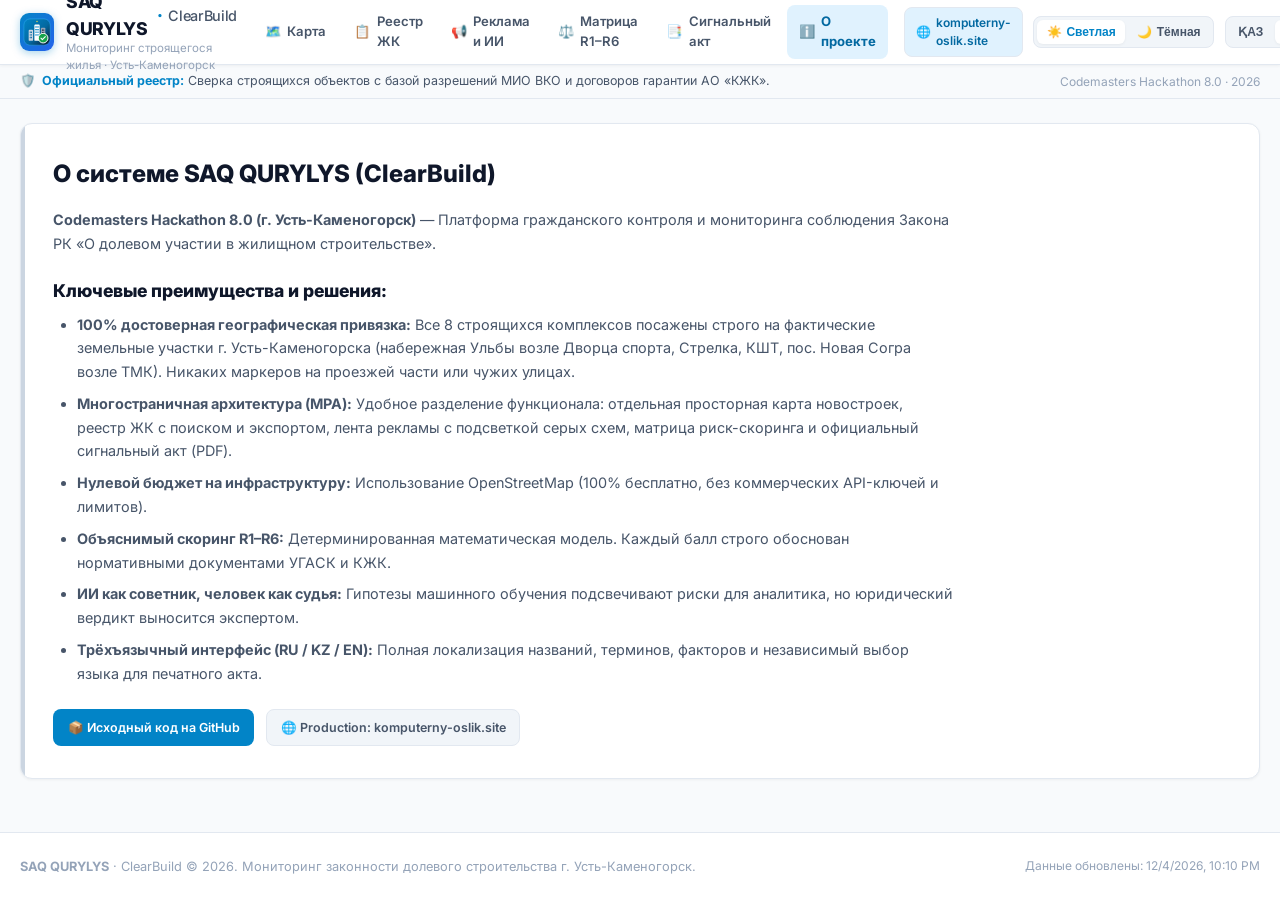
<file: about.html>
<!DOCTYPE html>
<html lang="ru" data-theme="light">
<head>
  <meta charset="UTF-8" />
  <meta name="viewport" content="width=device-width, initial-scale=1.0" />
  <meta name="description" content="О платформе SAQ QURYLYS (ClearBuild) · Codemasters Hackathon 8.0 (г. Усть-Каменогорск)" />
  <meta http-equiv="Cache-Control" content="no-cache, no-store, must-revalidate" />
  <meta http-equiv="Pragma" content="no-cache" />
  <meta http-equiv="Expires" content="0" />
  <title>О системе · SAQ QURYLYS</title>
  
    <link rel="icon" type="image/svg+xml" href="favicon.svg" />
  <link rel="alternate icon" type="image/x-icon" href="favicon.ico" />
  <link rel="apple-touch-icon" href="apple-touch-icon.png" />
  <link rel="preconnect" href="https://fonts.googleapis.com">
  <link rel="preconnect" href="https://fonts.gstatic.com" crossorigin>
  <link href="https://fonts.googleapis.com/css2?family=Inter:wght@400;500;600;700;800&family=JetBrains+Mono:wght@400;500;600;700&display=swap" rel="stylesheet">
  
  <link rel="stylesheet" href="css/style.css?v=20261016b" />
</head>
<body>
  <!-- Top Civic Header -->
  <header class="civic-header no-print">
    <div class="container header-inner">
      <a href="index.html" class="brand-wrap">
        <div class="brand-badge" style="padding: 3px; display: flex; align-items: center; justify-content: center;"><img src="favicon.svg" width="28" height="28" alt="SAQ QURYLYS Logo" style="display: block; border-radius: 6px;" /></div>
        <div>
          <div class="brand-title">
            <span>SAQ QURYLYS</span>
            <span class="accent">·</span>
            <span style="font-weight: 500; font-size: 0.9rem; color: var(--text-secondary);">ClearBuild</span>
          </div>
          <div class="brand-subtitle" id="i18n-header-sub">
            Мониторинг строящегося жилья · Усть-Каменогорск
          </div>
        </div>
      </a>

      <!-- Main Navigation Menu (Desktop) -->
      <nav class="main-nav">
        <a href="index.html" class="nav-link ">
          <span>🗺️</span> <span>Карта</span>
        </a>
        <a href="registry.html" class="nav-link ">
          <span>📋</span> <span>Реестр ЖК</span>
        </a>
        <a href="ads.html" class="nav-link ">
          <span>📢</span> <span>Реклама и ИИ</span>
        </a>
        <a href="scoring.html" class="nav-link ">
          <span>⚖️</span> <span>Матрица R1–R6</span>
        </a>
        <a href="signal.html" class="nav-link ">
          <span>📑</span> <span>Сигнальный акт</span>
        </a>
        <a href="about.html" class="nav-link active">
          <span>ℹ️</span> <span>О проекте</span>
        </a>
      </nav>

      <!-- Right Controls: Domain, Theme, Language -->
      <div class="header-tools">
        <a href="https://komputerny-oslik.site" target="_blank" class="domain-link">
          🌐 <span>komputerny-oslik.site</span>
        </a>

        <!-- Theme Toggle -->
        <div class="pill-group" role="group" aria-label="Theme Switcher">
          <button class="pill-btn" id="theme-btn-light" onclick="setTheme('light')">
            ☀️ <span id="lbl-theme-light">Светлая</span>
          </button>
          <button class="pill-btn" id="theme-btn-dark" onclick="setTheme('dark')">
            🌙 <span id="lbl-theme-dark">Тёмная</span>
          </button>
        </div>

        <!-- Language Switcher -->
        <div class="pill-group" role="group" aria-label="Language Switcher">
          <button class="pill-btn" id="lang-btn-kz" onclick="setLanguage('kz')">ҚАЗ</button>
          <button class="pill-btn active" id="lang-btn-ru" onclick="setLanguage('ru')">РУС</button>
          <button class="pill-btn" id="lang-btn-en" onclick="setLanguage('en')">ENG</button>
        </div>
      </div>
    </div>
  </header>

  <!-- Mobile Sub-Navigation Bar -->
  <div class="mobile-nav-bar no-print">
    <a href="index.html" class="nav-link ">🗺️ Карта</a>
    <a href="registry.html" class="nav-link ">📋 Реестр</a>
    <a href="ads.html" class="nav-link ">📢 Реклама</a>
    <a href="scoring.html" class="nav-link ">⚖️ Матрица</a>
    <a href="signal.html" class="nav-link ">📑 Акт</a>
    <a href="about.html" class="nav-link active">ℹ️ О проекте</a>
  </div>

  <!-- Citizen Info Ribbon -->
  <div class="civic-ribbon no-print">
    <div class="container civic-ribbon-inner">
      <div>
        <span class="ribbon-tag">🛡️ <span id="i18n-ribbon-tag">Официальный реестр:</span></span>
        <span id="i18n-ribbon-desc">Сверка строящихся объектов с базой разрешений МИО ВКО и договоров гарантии АО «КЖК».</span>
      </div>
      <div style="font-size: 0.75rem; color: var(--text-muted);">
        Codemasters Hackathon 8.0 · 2026
      </div>
    </div>
  </div>


  <main class="container" style="flex: 1; padding-top: 1.5rem; padding-bottom: 2rem;">
    <div class="kpi-card" style="flex-direction: column; align-items: flex-start; gap: 1rem; padding: 2rem;">
      <h1 style="font-size: 1.5rem; font-weight: 800; color: var(--text-main);">О системе SAQ QURYLYS (ClearBuild)</h1>
      <div style="font-size: 0.9rem; color: var(--text-secondary); line-height: 1.65; max-width: 900px;">
        <p style="margin-bottom: 1rem;">
          <strong>Codemasters Hackathon 8.0 (г. Усть-Каменогорск)</strong> — Платформа гражданского контроля и мониторинга соблюдения Закона РК «О долевом участии в жилищном строительстве».
        </p>
        
        <h3 style="font-size: 1.1rem; font-weight: 800; color: var(--text-main); margin-top: 1.25rem; margin-bottom: 0.5rem;">Ключевые преимущества и решения:</h3>
        <ul style="margin-left: 1.5rem; margin-bottom: 1.5rem; display: flex; flex-direction: column; gap: 0.5rem;">
          <li><strong>100% достоверная географическая привязка:</strong> Все 8 строящихся комплексов посажены строго на фактические земельные участки г. Усть-Каменогорска (набережная Ульбы возле Дворца спорта, Стрелка, КШТ, пос. Новая Согра возле ТМК). Никаких маркеров на проезжей части или чужих улицах.</li>
          <li><strong>Многостраничная архитектура (MPA):</strong> Удобное разделение функционала: отдельная просторная карта новостроек, реестр ЖК с поиском и экспортом, лента рекламы с подсветкой серых схем, матрица риск-скоринга и официальный сигнальный акт (PDF).</li>
          <li><strong>Нулевой бюджет на инфраструктуру:</strong> Использование OpenStreetMap (100% бесплатно, без коммерческих API-ключей и лимитов).</li>
          <li><strong>Объяснимый скоринг R1–R6:</strong> Детерминированная математическая модель. Каждый балл строго обоснован нормативными документами УГАСК и КЖК.</li>
          <li><strong>ИИ как советник, человек как судья:</strong> Гипотезы машинного обучения подсвечивают риски для аналитика, но юридический вердикт выносится экспертом.</li>
          <li><strong>Трёхъязычный интерфейс (RU / KZ / EN):</strong> Полная локализация названий, терминов, факторов и независимый выбор языка для печатного акта.</li>
        </ul>

        <div style="display: flex; gap: 0.75rem; margin-top: 1rem;">
          <a href="https://github.com/Raul894123/ClearBuild" target="_blank" class="btn btn-primary">📦 Исходный код на GitHub</a>
          <a href="https://komputerny-oslik.site" target="_blank" class="btn btn-secondary">🌐 Production: komputerny-oslik.site</a>
        </div>
      </div>
    </div>
  </main>

  <!-- Civic Footer -->
  <footer class="civic-footer no-print">
    <div class="container" style="display: flex; align-items: center; justify-content: space-between; flex-wrap: wrap; gap: 1rem;">
      <div>
        <strong>SAQ QURYLYS</strong> · ClearBuild © 2026. Мониторинг законности долевого строительства г. Усть-Каменогорск.
      </div>
      <div style="font-size: 0.75rem;">
        Данные обновлены: <span id="footer-update-time">15.10.2026</span>
      </div>
    </div>
  </footer>

  <!-- Reusable Dossier Modal -->
  <div class="modal-overlay" id="dossier-modal">
    <div class="modal-card">
      <div class="modal-header">
        <div>
          <div style="font-size: 0.75rem; color: var(--text-muted); text-transform: uppercase; font-weight: 700;" id="modal-dossier-tag">Досье объекта</div>
          <h3 style="font-size: 1.15rem; font-weight: 800;" id="modal-dossier-title">ЖК</h3>
        </div>
        <button onclick="closeDossierModal()" class="map-action-btn" style="font-size: 1rem; padding: 0.3rem 0.6rem;">✕</button>
      </div>
      <div class="modal-body" id="modal-dossier-body"></div>
      <div class="modal-footer">
        <button class="btn btn-secondary" onclick="closeDossierModal()">Закрыть</button>
        <button class="btn btn-primary" onclick="openSignalPage(SELECTED_COMPLEX_ID)">📄 Сформировать акт проверки</button>
      </div>
    </div>
  </div>


  <script src="js/data.js?v=20261016b"></script>
  <script src="js/shared.js?v=20261016b"></script>
</body>
</html>
</file>
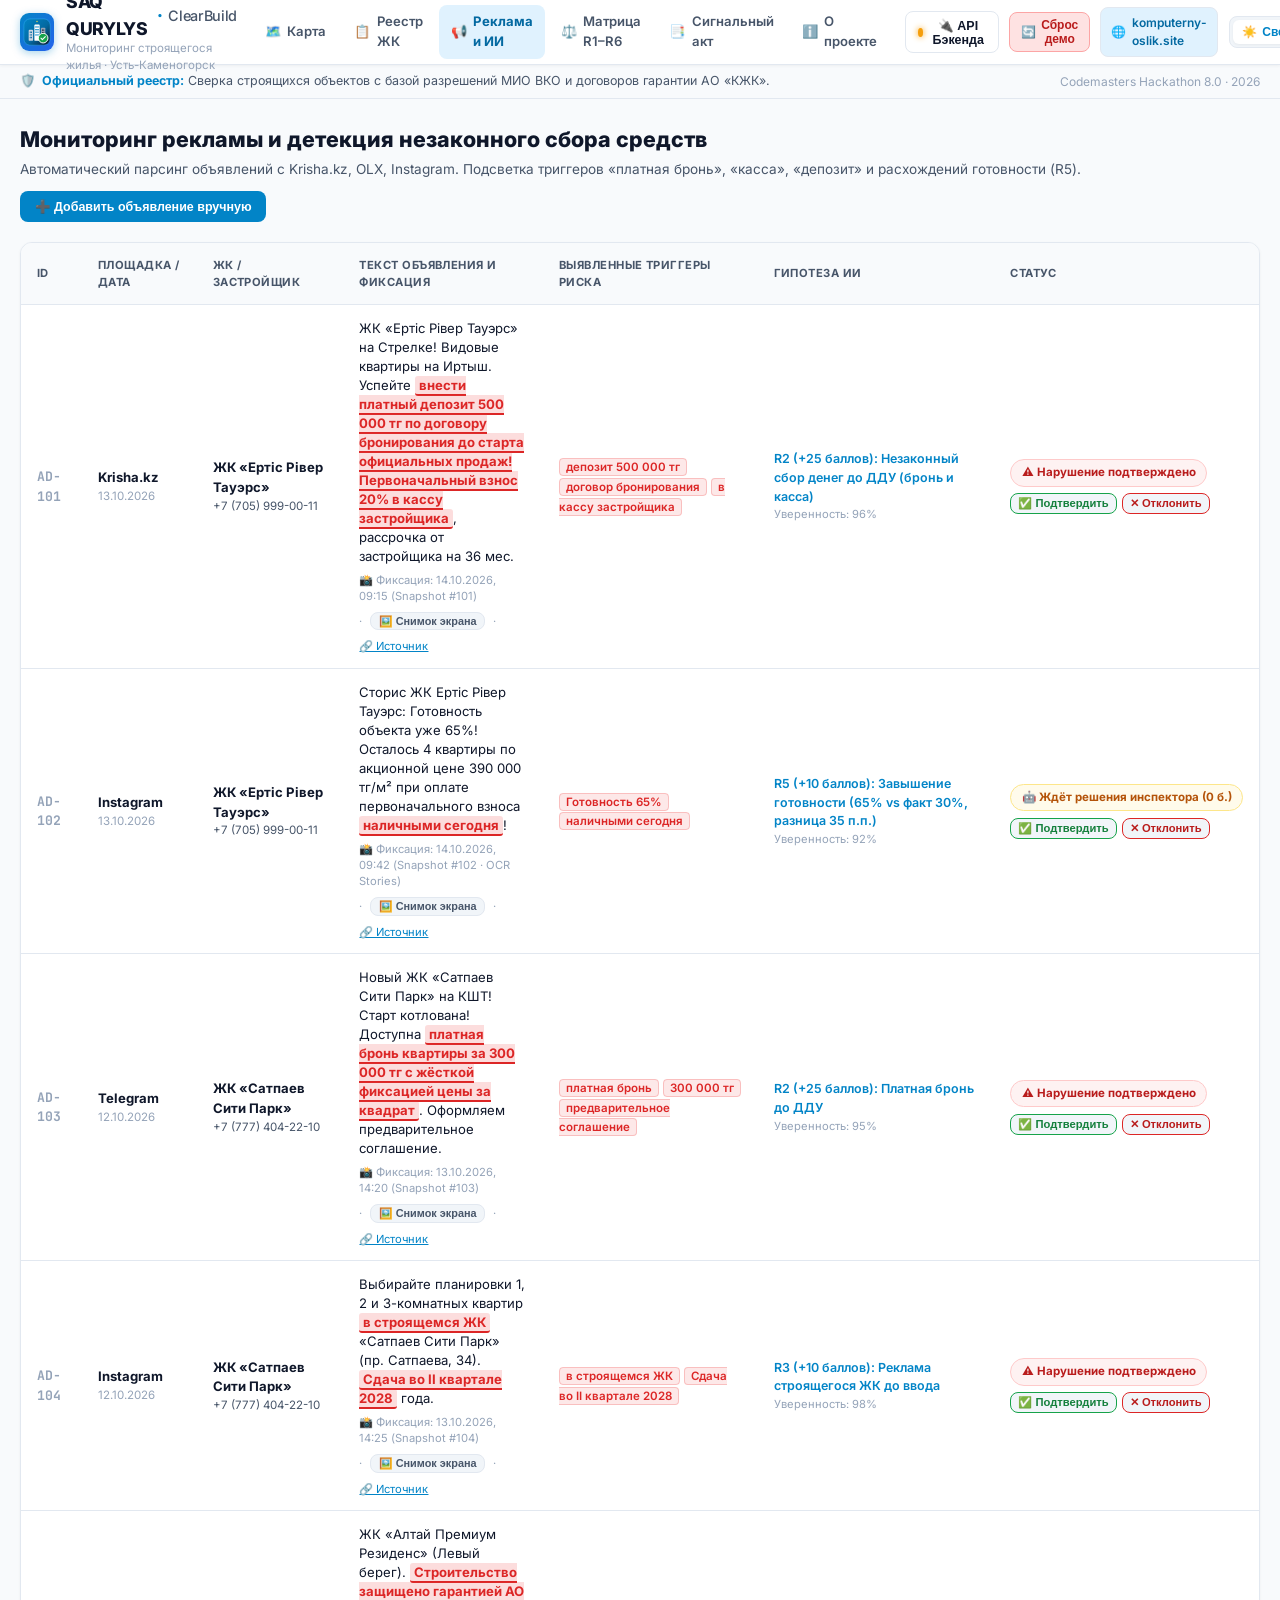
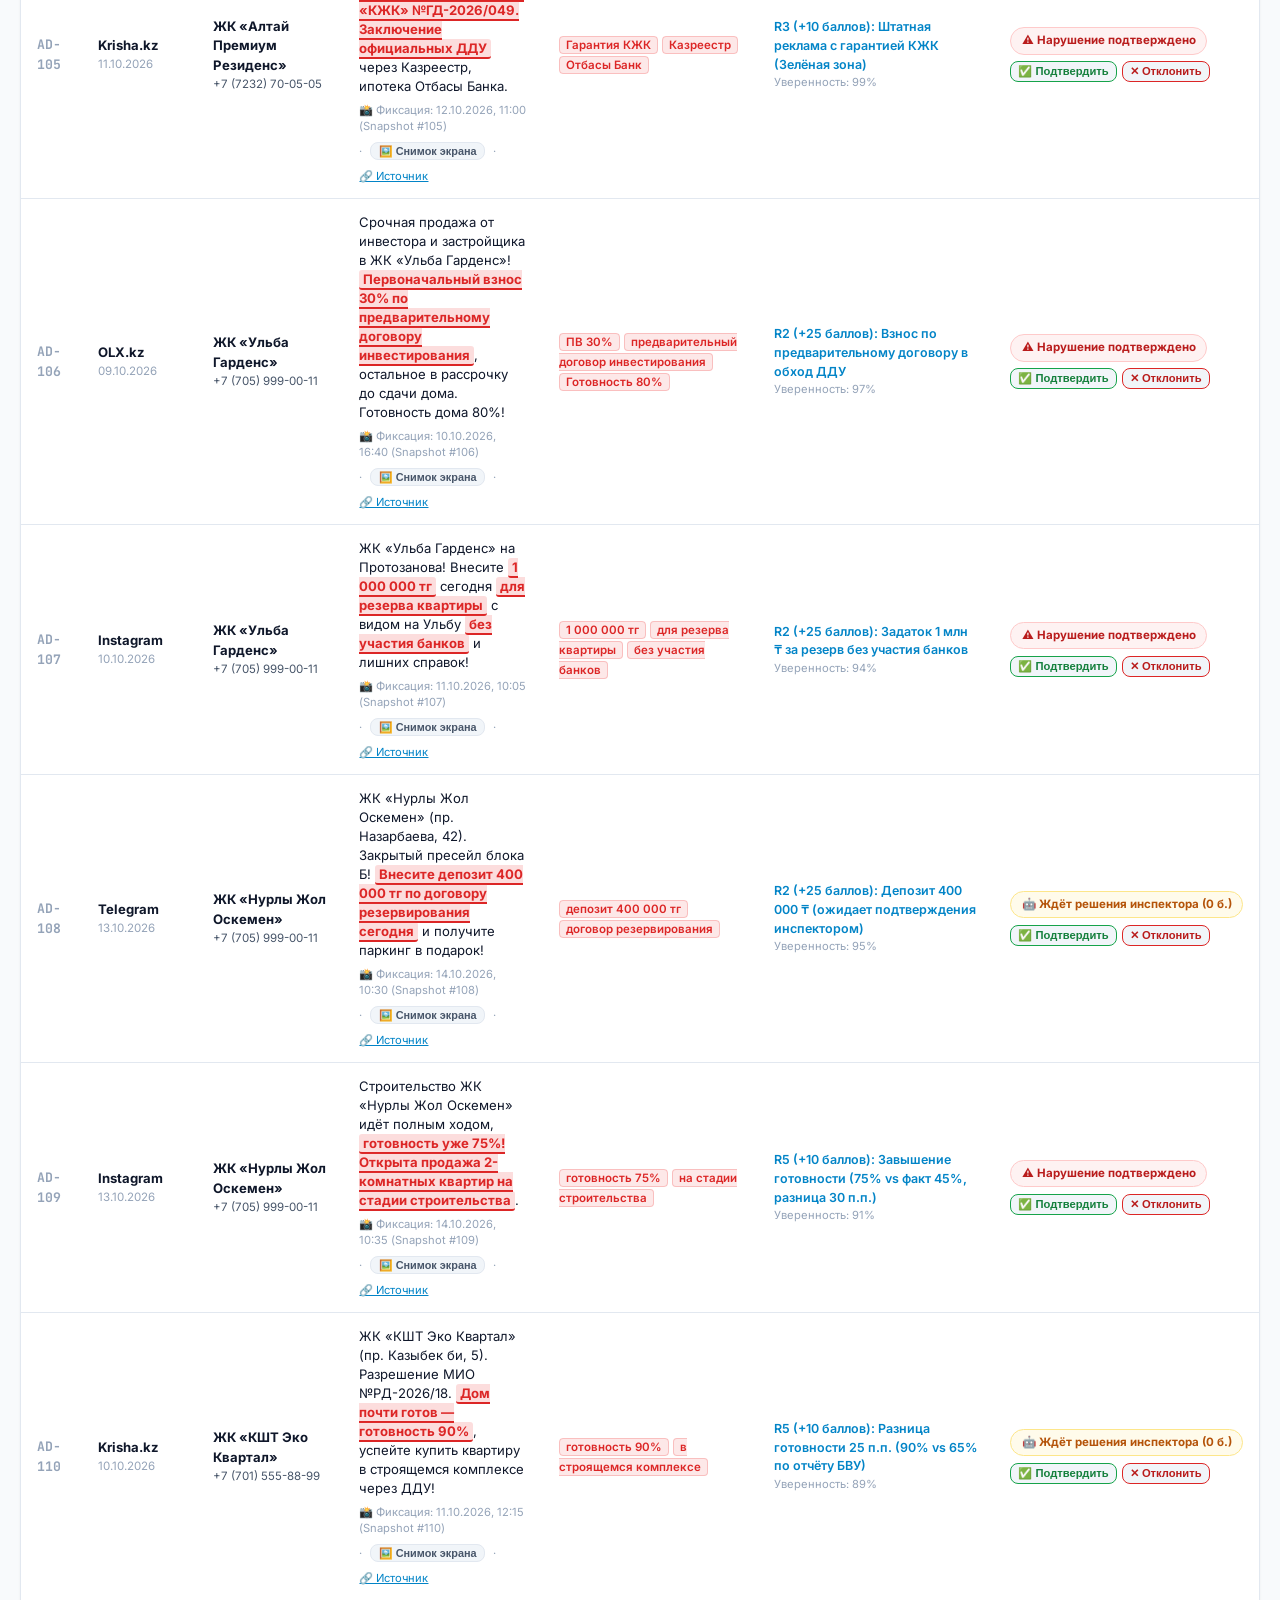
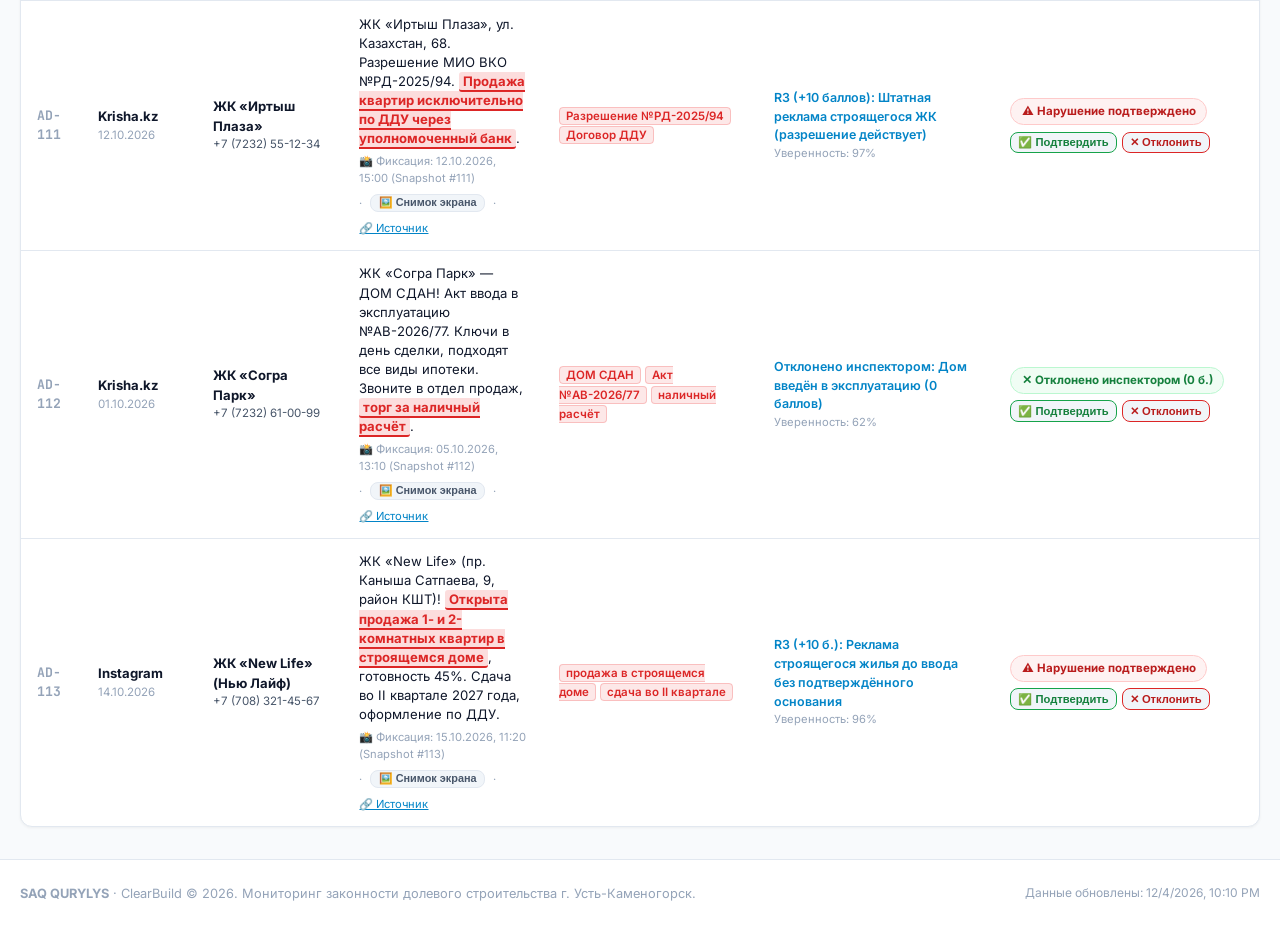
<file: ads.html>
<!DOCTYPE html>
<html lang="ru" data-theme="light">
<head>
  <meta charset="UTF-8" />
  <meta name="viewport" content="width=device-width, initial-scale=1.0" />
  <meta name="description" content="Мониторинг рекламы и ИИ-детектор несанкционированного привлечения средств · SAQ QURYLYS" />
  <meta http-equiv="Cache-Control" content="no-cache, no-store, must-revalidate" />
  <meta http-equiv="Pragma" content="no-cache" />
  <meta http-equiv="Expires" content="0" />
  <title>Мониторинг рекламы и ИИ-детектор · SAQ QURYLYS</title>
  
    <link rel="icon" type="image/svg+xml" href="favicon.svg" />
  <link rel="alternate icon" type="image/x-icon" href="favicon.ico" />
  <link rel="apple-touch-icon" href="apple-touch-icon.png" />
  <link rel="preconnect" href="https://fonts.googleapis.com">
  <link rel="preconnect" href="https://fonts.gstatic.com" crossorigin>
  <link href="https://fonts.googleapis.com/css2?family=Inter:wght@400;500;600;700;800&family=JetBrains+Mono:wght@400;500;600;700&display=swap" rel="stylesheet">
  
  <link rel="stylesheet" href="css/style.css?v=20261016b" />
</head>
<body>
  <!-- Top Civic Header -->
  <header class="civic-header no-print">
    <div class="container header-inner">
      <a href="index.html" class="brand-wrap">
        <div class="brand-badge" style="padding: 3px; display: flex; align-items: center; justify-content: center;"><img src="favicon.svg" width="28" height="28" alt="SAQ QURYLYS Logo" style="display: block; border-radius: 6px;" /></div>
        <div>
          <div class="brand-title">
            <span>SAQ QURYLYS</span>
            <span class="accent">·</span>
            <span style="font-weight: 500; font-size: 0.9rem; color: var(--text-secondary);">ClearBuild</span>
          </div>
          <div class="brand-subtitle" id="i18n-header-sub">
            Мониторинг строящегося жилья · Усть-Каменогорск
          </div>
        </div>
      </a>

      <!-- Main Navigation Menu (Desktop) -->
      <nav class="main-nav">
        <a href="index.html" class="nav-link ">
          <span>🗺️</span> <span>Карта</span>
        </a>
        <a href="registry.html" class="nav-link ">
          <span>📋</span> <span>Реестр ЖК</span>
        </a>
        <a href="ads.html" class="nav-link active">
          <span>📢</span> <span>Реклама и ИИ</span>
        </a>
        <a href="scoring.html" class="nav-link ">
          <span>⚖️</span> <span>Матрица R1–R6</span>
        </a>
        <a href="signal.html" class="nav-link ">
          <span>📑</span> <span>Сигнальный акт</span>
        </a>
        <a href="about.html" class="nav-link ">
          <span>ℹ️</span> <span>О проекте</span>
        </a>
      </nav>

      <!-- Right Controls: Reset, Domain, Theme, Language -->
      <div class="header-tools">
        <!-- Backend API Connection Button -->
        <button class="api-btn" onclick="openApiModal()" id="api-status-btn" title="Настройка подключения к Backend API (FastAPI)">
          <span id="api-status-dot" class="status-dot dot-yellow"></span>
          <span>🔌 API Бэкенда</span>
        </button>

        <button class="reset-btn" onclick="resetDemoData()" title="Сбросить все демонстрационные данные к эталону">
          🔄 <span>Сброс демо</span>
        </button>

        <a href="https://komputerny-oslik.site" target="_blank" class="domain-link">
          🌐 <span>komputerny-oslik.site</span>
        </a>

        <!-- Theme Toggle -->
        <div class="pill-group" role="group" aria-label="Theme Switcher">
          <button class="pill-btn" id="theme-btn-light" onclick="setTheme('light')">
            ☀️ <span id="lbl-theme-light">Светлая</span>
          </button>
          <button class="pill-btn" id="theme-btn-dark" onclick="setTheme('dark')">
            🌙 <span id="lbl-theme-dark">Тёмная</span>
          </button>
        </div>

        <!-- Language Switcher -->
        <div class="pill-group" role="group" aria-label="Language Switcher">
          <button class="pill-btn" id="lang-btn-kz" onclick="setLanguage('kz')">ҚАЗ</button>
          <button class="pill-btn active" id="lang-btn-ru" onclick="setLanguage('ru')">РУС</button>
          <button class="pill-btn" id="lang-btn-en" onclick="setLanguage('en')">ENG</button>
        </div>
      </div>
    </div>
  </header>

  <!-- Mobile Sub-Navigation Bar -->
  <div class="mobile-nav-bar no-print">
    <a href="index.html" class="nav-link ">🗺️ Карта</a>
    <a href="registry.html" class="nav-link ">📋 Реестр</a>
    <a href="ads.html" class="nav-link active">📢 Реклама</a>
    <a href="scoring.html" class="nav-link ">⚖️ Матрица</a>
    <a href="signal.html" class="nav-link ">📑 Акт</a>
    <a href="about.html" class="nav-link ">ℹ️ О проекте</a>
  </div>

  <!-- Citizen Info Ribbon -->
  <div class="civic-ribbon no-print">
    <div class="container civic-ribbon-inner">
      <div>
        <span class="ribbon-tag">🛡️ <span id="i18n-ribbon-tag">Официальный реестр:</span></span>
        <span id="i18n-ribbon-desc">Сверка строящихся объектов с базой разрешений МИО ВКО и договоров гарантии АО «КЖК».</span>
      </div>
      <div style="font-size: 0.75rem; color: var(--text-muted);">
        Codemasters Hackathon 8.0 · 2026
      </div>
    </div>
  </div>


  <main class="container" style="flex: 1; padding-top: 1.5rem;">
    <div style="margin-bottom: 1.25rem; display: flex; align-items: center; justify-content: space-between; flex-wrap: wrap; gap: 0.75rem;">
      <div>
        <h1 style="font-size: 1.35rem; font-weight: 800; color: var(--text-main);">Мониторинг рекламы и детекция незаконного сбора средств</h1>
        <p style="font-size: 0.85rem; color: var(--text-secondary); margin-top: 0.2rem;">
          Автоматический парсинг объявлений с Krisha.kz, OLX, Instagram. Подсветка триггеров «платная бронь», «касса», «депозит» и расхождений готовности (R5).
        </p>
      </div>
      <button class="btn btn-primary" onclick="openAddAdModal()">➕ Добавить объявление вручную</button>
    </div>

    <!-- Ad Table -->
    <div class="civic-table-container">
      <table class="civic-table">
        <thead>
          <tr>
            <th>ID</th>
            <th>Площадка / Дата</th>
            <th>ЖК / Застройщик</th>
            <th>Текст объявления и фиксация</th>
            <th>Выявленные триггеры риска</th>
            <th>Гипотеза ИИ</th>
            <th>Статус</th>
          </tr>
        </thead>
        <tbody id="ads-table-body"></tbody>
      </table>
    </div>
  </main>

  <!-- Add Ad Modal -->
  <div class="modal-overlay" id="add-ad-modal">
    <div class="modal-card" style="max-width: 620px;">
      <div class="modal-header">
        <h3 style="font-size: 1.1rem; font-weight: 800;">Добавить публикацию для анализа ИИ</h3>
        <button onclick="closeAddAdModal()" class="map-action-btn" style="font-size: 1rem; padding: 0.3rem 0.6rem;">✕</button>
      </div>
      <div class="modal-body" style="display: flex; flex-direction: column; gap: 0.85rem;">
        <div>
          <div style="font-size: 0.76rem; font-weight: 800; color: var(--brand-primary); margin-bottom: 0.35rem;">⚡ Быстрые демо-примеры (нажмите, чтобы заполнить поля в 1 клик):</div>
          <div class="presets-grid" id="ai-presets-bar-buttons">
            <button type="button" class="preset-demo-btn" onclick="applyAiPreset('preset-nurly')">
              <span class="preset-tag" style="color:#d97706;">🔥 Сценарий 1 · ЖК Нурлы Жол (Кейс A → Красная зона)</span>
              <span class="preset-desc">Незаконная бронь и взнос 20% в кассу без гарантии КЖК</span>
            </button>
            <button type="button" class="preset-demo-btn" onclick="applyAiPreset('preset-shared-phone')">
              <span class="preset-tag" style="color:#2563eb;">📞 Сценарий 2 · Общий телефон (candidates[])</span>
              <span class="preset-desc">Номер +7 (705) 999-00-11 без названия ЖК (поиск кандидатов)</span>
            </button>
            <button type="button" class="preset-demo-btn" onclick="applyAiPreset('preset-overstate')">
              <span class="preset-tag" style="color:#7c3aed;">🏗️ Сценарий 3 · Завышение этапа (Фактор R5)</span>
              <span class="preset-desc">Реклама «Готовность 85%» при котловане 10% (ЖК Сармат)</span>
            </button>
            <button type="button" class="preset-demo-btn" onclick="applyAiPreset('preset-clean')">
              <span class="preset-tag" style="color:#16a34a;">✅ Сценарий 4 · Законная реклама (0 баллов)</span>
              <span class="preset-desc">Официальный ДДУ через гарантию КЖК (ЖК Ертис Сити)</span>
            </button>
          </div>
        </div>
        <div class="ocr-dropzone" id="ocr-upload-box" onclick="document.getElementById('ocr-file-input').click()">
          <input type="file" id="ocr-file-input" accept="image/*" style="display:none;" onchange="handleOcrFileUpload(this)" />
          <div style="font-size: 0.82rem; font-weight: 800; color: var(--brand-primary);">📷 Загрузить скриншот объявления (OCR-распознавание текста)</div>
          <div style="font-size: 0.72rem; color: var(--text-secondary);">Загрузите картинку из Instagram / Krisha.kz или выберите демо-пресет выше</div>
          <div class="ocr-preview-strip" id="ocr-preview-strip">
            <span style="font-size:1.3rem;">🖼️</span>
            <div style="flex:1;">
              <div style="font-size:0.75rem; font-weight:700; color:#15803d;" id="ocr-status-text">Скриншот распознан OCR-модулем</div>
              <div style="font-size:0.68rem; color:var(--text-muted);">Цифровой отпечаток снимка прикреплён к карточке фиксации</div>
            </div>
          </div>
        </div>
        <div>
          <label style="font-size: 0.78rem; font-weight: 700; color: var(--text-secondary); display: block; margin-bottom: 0.3rem;">Жилой комплекс</label>
          <select id="new-ad-complex-id" class="search-input"></select>
        </div>
        <div style="display: grid; grid-template-columns: 1fr 1fr; gap: 0.75rem;">
          <div>
            <label style="font-size: 0.78rem; font-weight: 700; color: var(--text-secondary); display: block; margin-bottom: 0.3rem;">Площадка</label>
            <select id="new-ad-platform" class="search-input">
              <option value="Krisha.kz">Krisha.kz</option>
              <option value="Instagram">Instagram (@realty_vko)</option>
              <option value="OLX.kz">OLX.kz</option>
              <option value="Telegram">Telegram канал</option>
            </select>
          </div>
          <div>
            <label style="font-size: 0.78rem; font-weight: 700; color: var(--text-secondary); display: block; margin-bottom: 0.3rem;">Телефон отдела продаж</label>
            <input type="text" id="new-ad-phone" class="search-input" placeholder="+7 (705) 999-00-11" />
          </div>
        </div>
        <div>
          <label style="font-size: 0.78rem; font-weight: 700; color: var(--text-secondary); display: block; margin-bottom: 0.3rem;">Текст объявления</label>
          <textarea id="new-ad-text" class="search-input" rows="4" placeholder="Вставьте текст объявления (например: «Готовность 80%! Бронирование с первоначальным взносом 20% в кассу»)..."></textarea>
        </div>
        <div>
          <button class="btn btn-secondary" type="button" onclick="runLiveAIAnalysis()" style="width: 100%;">
            🤖 Проверить текст на нарушения (ИИ-анализ)
          </button>
        </div>
        <div id="ai-live-preview" style="display: none; background: var(--bg-surface-hover); border: 1px solid var(--border-color); border-radius: 8px; padding: 0.85rem; font-size: 0.82rem;"></div>
      </div>
      <div class="modal-footer">
        <button class="btn btn-secondary" onclick="closeAddAdModal()">Отмена</button>
        <button class="btn btn-primary" onclick="submitManualAd()">💾 Сохранить и зафиксировать</button>
      </div>
    </div>
  </div>

  <!-- Screenshot Evidence Modal -->
  <div class="modal-overlay" id="screenshot-modal">
    <div class="modal-card" style="max-width: 600px;">
      <div class="modal-header">
        <div>
          <div style="font-size: 0.72rem; color: var(--text-muted); text-transform: uppercase; font-weight: 700;">Доказательная база · Архив фиксации</div>
          <h3 style="font-size: 1.05rem; font-weight: 800;" id="screenshot-modal-title">Снимок экрана объявления</h3>
        </div>
        <button onclick="closeAdScreenshotModal()" class="map-action-btn" style="font-size: 1rem; padding: 0.3rem 0.6rem;">✕</button>
      </div>
      <div class="modal-body" id="screenshot-modal-body"></div>
      <div class="modal-footer">
        <button class="btn btn-secondary" onclick="closeAdScreenshotModal()">Закрыть</button>
      </div>
    </div>
  </div>

  <!-- Civic Footer -->
  <footer class="civic-footer no-print">
    <div class="container" style="display: flex; align-items: center; justify-content: space-between; flex-wrap: wrap; gap: 1rem;">
      <div>
        <strong>SAQ QURYLYS</strong> · ClearBuild © 2026. Мониторинг законности долевого строительства г. Усть-Каменогорск.
      </div>
      <div style="font-size: 0.75rem;">
        Данные обновлены: <span id="footer-update-time">15.10.2026</span>
      </div>
    </div>
  </footer>

  <!-- Reusable Dossier Modal -->
  <div class="modal-overlay" id="dossier-modal">
    <div class="modal-card">
      <div class="modal-header">
        <div>
          <div style="font-size: 0.75rem; color: var(--text-muted); text-transform: uppercase; font-weight: 700;" id="modal-dossier-tag">Досье объекта</div>
          <h3 style="font-size: 1.15rem; font-weight: 800;" id="modal-dossier-title">ЖК</h3>
        </div>
        <button onclick="closeDossierModal()" class="map-action-btn" style="font-size: 1rem; padding: 0.3rem 0.6rem;">✕</button>
      </div>
      <div class="modal-body" id="modal-dossier-body"></div>
      <div class="modal-footer">
        <button class="btn btn-secondary" onclick="closeDossierModal()">Закрыть</button>
        <button class="btn btn-primary" onclick="openSignalPage(SELECTED_COMPLEX_ID)">📄 Сформировать акт проверки</button>
      </div>
    </div>
  </div>


  <script src="js/data.js?v=20261016b"></script>
  <script src="js/api.js?v=20261016b"></script>
  <script src="js/shared.js?v=20261016b"></script>
  <script>
    function renderAdsTable() {
      const tbody = document.getElementById('ads-table-body');
      if (!tbody) return;

      const tScreen = CURRENT_LANG === 'kz' ? '🖼️ Скриншот' : CURRENT_LANG === 'en' ? '🖼️ Screenshot' : '🖼️ Снимок экрана';
      const tAccept = CURRENT_LANG === 'kz' ? '✅ Растау' : CURRENT_LANG === 'en' ? '✅ Confirm' : '✅ Подтвердить';
      const tReject = CURRENT_LANG === 'kz' ? '✕ Қабылдамау' : CURRENT_LANG === 'en' ? '✕ Reject' : '✕ Отклонить';

      tbody.innerHTML = adsList.map(rawAd => {
        const a = typeof getLocalizedAd === 'function' ? getLocalizedAd(rawAd, CURRENT_LANG) : rawAd;
        const complex = complexes.find(c => c.id === a.complexId);
        const compName = complex ? getLocalized(complex.names) : (a.complexId || 'ЖК не привязан');
        const isRejected = a.status === 'REJECTED';
        const isConfirmed = a.status === 'CONFIRMED';
        const isVerifiedOk = a.status === 'VERIFIED_OK';
        const badgeClass = (isVerifiedOk || isRejected) ? 'badge-green' : isConfirmed ? 'badge-red' : 'badge-yellow';
        const statusLabel = isRejected
          ? (CURRENT_LANG === 'kz' ? '✕ Қабылданбады (0 б.)' : CURRENT_LANG === 'en' ? '✕ Rejected (0 pts)' : '✕ Отклонено инспектором (0 б.)')
          : isVerifiedOk
            ? (CURRENT_LANG === 'kz' ? '✅ Заңды жарнама' : CURRENT_LANG === 'en' ? '✅ Lawful Ad' : '✅ Проверено (Нарушений нет)')
            : isConfirmed
              ? (CURRENT_LANG === 'kz' ? '⚠️ Бұзушылық расталды' : CURRENT_LANG === 'en' ? '⚠️ Violation Confirmed' : '⚠️ Нарушение подтверждено')
              : (CURRENT_LANG === 'kz' ? '🤖 Инспектор шешімін күтуде (0 б.)' : CURRENT_LANG === 'en' ? '🤖 Awaiting Inspector (0 pts)' : '🤖 Ждёт решения инспектора (0 б.)');

        const adDate = a.date || a.pubDate || a.capturedAt || '14.10.2026';
        const captureTime = a.capturedAt || a.date || a.pubDate || '14.10.2026, 12:00';
        const adUrl = a.url || '#';

        const raw = a.rawText || a.text || '';
        let highlightedAdText = raw;
        if (a.triggerSpan && raw.includes(a.triggerSpan)) {
          highlightedAdText = raw.replace(a.triggerSpan, '<span class="highlight-risk">' + a.triggerSpan + '</span>');
        } else if (a.triggers && a.triggers.length) {
          a.triggers.forEach(tr => {
            if (raw.includes(tr)) {
              highlightedAdText = highlightedAdText.replaceAll(tr, '<span class="highlight-risk">' + tr + '</span>');
            }
          });
        }

        const triggersHtml = (a.triggers || []).map(tr => {
          return `<span style="background: rgba(239,68,68,0.12); color: #dc2626; border: 1px solid rgba(239,68,68,0.25); padding: 1px 6px; border-radius: 4px; font-size: 0.72rem; font-weight: 600;">${tr}</span>`;
        }).join(' ') || `<span class="trigger-chip">${a.triggerSpan || 'Прямой сбор средств'}</span>`;

        return `
          <tr>
            <td style="font-family: 'JetBrains Mono', monospace; font-weight: 700; color: var(--text-muted);">${a.id}</td>
            <td>
              <strong>${a.platform || a.source}</strong>
              <div style="font-size: 0.72rem; color: var(--text-muted);">${adDate}</div>
            </td>
            <td>
              <strong>${compName}</strong>
              <div style="font-size: 0.72rem; color: var(--text-secondary);">${a.phone || ''}</div>
            </td>
            <td style="max-width: 340px; font-size: 0.82rem; line-height: 1.45;">
              <div>${highlightedAdText}</div>
              <div style="font-size: 0.7rem; color: var(--text-muted); margin-top: 0.35rem; display: flex; align-items: center; gap: 0.5rem; flex-wrap: wrap;">
                <span>📸 Фиксация: ${captureTime}</span>
                <span>·</span>
                <button type="button" class="btn btn-secondary btn-sm" style="padding: 0.1rem 0.45rem; font-size: 0.68rem;" onclick="openAdScreenshotModal('${a.id}')">${tScreen}</button>
                <span>·</span>
                <a href="${adUrl}" target="_blank" style="color: var(--brand-primary); text-decoration: underline;">🔗 Источник</a>
              </div>
            </td>
            <td>${triggersHtml}</td>
            <td>
              <div style="font-size: 0.78rem; font-weight: 600; color: var(--brand-primary);">${a.aiHypothesis || (a.proposedFactor ? a.proposedFactor : '0 б.')}</div>
              <div style="font-size: 0.7rem; color: var(--text-muted);">Уверенность: ${a.confidence ?? 0}%</div>
            </td>
            <td style="min-width: 155px;">
              <span class="status-badge ${badgeClass}" style="display: inline-block; margin-bottom: 0.4rem;">${statusLabel}</span>
              <div class="no-print" style="display: flex; gap: 0.3rem; flex-wrap: wrap;">
                <button class="btn btn-secondary btn-sm" style="padding: 0.2rem 0.45rem; font-size: 0.7rem; border-color:#16a34a; color:#15803d;" onclick="verifyPublicationDecision('${a.id}', 'accept')">${tAccept}</button>
                <button class="btn btn-secondary btn-sm" style="padding: 0.2rem 0.45rem; font-size: 0.7rem; border-color:#dc2626; color:#b91c1c;" onclick="verifyPublicationDecision('${a.id}', 'reject')">${tReject}</button>
              </div>
            </td>
          </tr>
        `;
      }).join('');
    }

    function openAddAdModal() {
      const sel = document.getElementById('new-ad-complex-id');
      const autoOpt = `<option value="">🔍 Авто-определение ЖК (по тексту и телефону)</option>`;
      sel.innerHTML = autoOpt + complexes.map(c => {
        return `<option value="${c.id}">${getLocalized(c.names)} (${c.code})</option>`;
      }).join('');
      window.__lastAnalyzeResult = null;
      const preview = document.getElementById('ai-live-preview');
      if (preview) preview.style.display = 'none';
      document.getElementById('add-ad-modal').style.display = 'flex';
    }

    function closeAddAdModal() {
      document.getElementById('add-ad-modal').style.display = 'none';
    }

    function selectCandidateComplexInModal(candidateId) {
      const sel = document.getElementById('new-ad-complex-id');
      if (sel) sel.value = candidateId;
      runLiveAIAnalysis();
    }

    async function runLiveAIAnalysis() {
      const text = (document.getElementById('new-ad-text').value || '').trim();
      const complexIdRaw = document.getElementById('new-ad-complex-id').value;
      const phoneRaw = (document.getElementById('new-ad-phone').value || '').trim();
      const preview = document.getElementById('ai-live-preview');
      if (!text || !preview) {
        alert('Введите текст объявления для анализа ИИ');
        return;
      }

      preview.style.display = 'block';
      preview.innerHTML = `<div style="color: var(--text-muted); font-weight: 600;">⏳ Выполняется ИИ-анализ публикации (POST /api/v1/analyze)...</div>`;

      const analyzeReq = {
        text: text,
        complexId: complexIdRaw ? complexIdRaw : null,
        phone: phoneRaw ? phoneRaw : null
      };

      const res = (typeof apiClient !== 'undefined' && apiClient.analyze)
        ? await apiClient.analyze(analyzeReq)
        : (typeof runLocalAnalyze === 'function' ? runLocalAnalyze(analyzeReq) : null);

      if (!res) return;
      window.__lastAnalyzeResult = res;

      const sel = document.getElementById('new-ad-complex-id');
      if (sel && !complexIdRaw && res.complexId) {
        sel.value = res.complexId;
      }

      let complexBindingHtml = '';
      if (res.complexId) {
        const matchedC = complexes.find(item => item.id === res.complexId);
        const cTitle = matchedC ? `${getLocalized(matchedC.names)} (${matchedC.id})` : res.complexId;
        complexBindingHtml = `<div style="margin-bottom: 0.45rem; font-size: 0.78rem;">🎯 <strong>Привязка к ЖК:</strong> <code>${cTitle}</code></div>`;
      } else if (Array.isArray(res.candidates) && res.candidates.length > 0) {
        const candBtns = res.candidates.map(cid => {
          const cObj = complexes.find(item => item.id === cid);
          const label = cObj ? `${getLocalized(cObj.names)} (${cid})` : cid;
          return `<button type="button" class="btn btn-secondary btn-sm" style="padding: 0.2rem 0.5rem; font-size: 0.72rem;" onclick="selectCandidateComplexInModal('${cid}')">🏗️ ${label}</button>`;
        }).join(' ');
        complexBindingHtml = `
          <div style="margin-bottom: 0.5rem; padding: 0.5rem; border-radius: 6px; background: #fef3c7; border: 1px solid #fcd34d; color: #92400e; font-size: 0.78rem;">
            <div>⚠️ <strong>Неоднозначная привязка (<code>complexId: null</code>):</strong> кандидаты <code>${JSON.stringify(res.candidates)}</code>:</div>
            <div style="display: flex; gap: 0.35rem; flex-wrap: wrap; margin-top: 0.35rem;">${candBtns}</div>
          </div>
        `;
      } else {
        complexBindingHtml = `<div style="margin-bottom: 0.45rem; font-size: 0.78rem; color: var(--text-secondary);">ℹ️ ЖК автоматически не определён (<code>complexId: null</code>).</div>`;
      }

      const summaryHeader = res.proposedFactor
        ? `🤖 Ведущая гипотеза: <strong>${res.proposedFactor}</strong> (Уверенность: <strong>${res.confidence ?? 0}%</strong>)`
        : `🤖 Ведущая гипотеза: <strong>не выявлено (<code>proposedFactor: null</code>, 0%)</strong>`;

      const hypsHtml = (res.hypotheses || []).map(h => {
        const bClass = h.strength === 'strong' ? 'badge-red' : h.strength === 'weak' ? 'badge-yellow' : 'badge-green';
        const sLabel = h.strength === 'strong' ? `🔴 Сильный (${h.confidence}%)` : h.strength === 'weak' ? `🟡 Слабый (${h.confidence}%)` : `⚪ Нет (0%)`;
        return `
          <div style="border: 1px solid var(--border-color); border-radius: 6px; padding: 0.45rem 0.6rem; background: var(--bg-surface);">
            <div style="display: flex; justify-content: space-between; align-items: center;">
              <strong style="font-size: 0.76rem;">${h.factor} (+${h.weight} б.) · ${h.name || ''}</strong>
              <span class="status-badge ${bClass}" style="font-size: 0.68rem;">${sLabel}</span>
            </div>
            <div style="font-size: 0.74rem; color: var(--text-secondary); margin-top: 0.15rem;">${h.explanation || ''}</div>
          </div>
        `;
      }).join('');

      preview.innerHTML = `
        <div style="font-weight: 800; color: var(--brand-primary); margin-bottom: 0.4rem;">${summaryHeader}</div>
        ${complexBindingHtml}
        <div style="display: flex; flex-direction: column; gap: 0.35rem;">${hypsHtml}</div>
      `;
    }

    async function submitManualAd() {
      const complexIdRaw = document.getElementById('new-ad-complex-id').value;
      const platform = document.getElementById('new-ad-platform').value;
      const phone = (document.getElementById('new-ad-phone').value || '').trim();
      const text = document.getElementById('new-ad-text').value.trim();

      if (!text) {
        alert('Введите текст объявления');
        return;
      }

      const analyzeReq = { text, complexId: complexIdRaw || null, phone: phone || null };
      const analysis = window.__lastAnalyzeResult || (
        (typeof apiClient !== 'undefined' && apiClient.analyze)
          ? await apiClient.analyze(analyzeReq)
          : (typeof runLocalAnalyze === 'function' ? runLocalAnalyze(analyzeReq) : {})
      );

      const resolvedComplexId = complexIdRaw || (analysis && analysis.complexId) || null;
      const propFactor = (analysis && analysis.proposedFactor !== undefined) ? analysis.proposedFactor : null;
      const confVal = (analysis && analysis.confidence !== undefined && analysis.confidence !== null) ? analysis.confidence : 0;
      const newId = 'AD-' + (100 + adsList.length + 1);
      const nowStr = new Date().toLocaleString();

      const newAd = {
        id: newId,
        complexId: resolvedComplexId,
        source: platform,
        platform: platform,
        phone: phone || undefined,
        date: "15.10.2026",
        pubDate: "15.10.2026",
        capturedAt: nowStr,
        url: "https://clearbuild.kz/ads/" + newId,
        rawText: text,
        text: text,
        triggerSpan: (analysis && analysis.triggerSpan) || '',
        triggers: (analysis && analysis.triggers && analysis.triggers.length) ? analysis.triggers : ["проверка условий"],
        proposedFactor: propFactor,
        confidence: confVal,
        aiHypothesis: propFactor ? `${propFactor}: Гипотеза ИИ (${confVal}%)` : 'Признаков риска не обнаружено (0 б.)',
        status: "AI_HYPOTHESIS"
      };

      if (typeof apiClient !== 'undefined' && apiClient.addPublication) {
        await apiClient.addPublication(newAd);
      }

      if (typeof apiClient !== 'undefined' && apiClient.isConnected && typeof syncWithBackend === 'function') {
        await syncWithBackend();
      } else {
        adsList.unshift(newAd);
        saveState();
      }

      closeAddAdModal();
      document.getElementById('new-ad-text').value = '';
      renderAdsTable();
      showCopyToast(`✅ Публикация <strong>${newId}</strong> добавлена и проанализирована ИИ!`);
    }

    window.pageRefresh = function() {
      renderAdsTable();
    };

    window.renderAdsFeed = renderAdsTable;

    document.addEventListener('DOMContentLoaded', () => {
      renderAdsTable();
    });
  </script>
  <!-- API Connection Config Modal -->
  <div class="modal-overlay" id="api-config-modal">
    <div class="modal-card">
      <div class="modal-header">
        <div>
          <div style="font-size: 0.75rem; color: var(--brand-primary); text-transform: uppercase; font-weight: 700;">Интеграция бэкенда</div>
          <h3 style="font-size: 1.15rem; font-weight: 800;">🔌 Подключение к Backend API (FastAPI)</h3>
        </div>
        <button onclick="closeApiModal()" class="map-action-btn" style="font-size: 1rem; padding: 0.3rem 0.6rem;">✕</button>
      </div>
      <div class="modal-body">
        <div style="display: flex; flex-direction: column; gap: 1rem;">
          <div>
            <label style="font-size: 0.8rem; font-weight: 700; color: var(--text-secondary);">Backend API URL:</label>
            <input type="text" id="backend-api-url-input" class="search-input" style="width: 100%; margin-top: 0.25rem;" placeholder="http://localhost:8000/api/v1" />
            <div style="font-size: 0.72rem; color: var(--text-muted); margin-top: 0.25rem;">
              По умолчанию: <code>http://localhost:8000/api/v1</code>. Сохраняется в <code>localStorage</code>.
            </div>
          </div>

          <div style="background: var(--bg-surface-hover); border: 1px solid var(--border-color); border-radius: 8px; padding: 0.85rem;">
            <div style="display: flex; align-items: center; justify-content: space-between; margin-bottom: 0.35rem;">
              <strong style="font-size: 0.82rem;">Текущий статус соединения:</strong>
              <span id="api-modal-status-badge" class="status-badge badge-yellow">🟡 Проверка...</span>
            </div>
            <div id="api-modal-status-text" style="font-size: 0.78rem; color: var(--text-secondary); line-height: 1.4;">
              Ожидание ответа сервера...
            </div>
          </div>

          <div style="font-size: 0.78rem; color: var(--text-secondary); line-height: 1.45;">
            💡 <strong>Автономная отказоустойчивость:</strong> если сервер выключен, ClearBuild работает поверх <code>seed.json</code> и сохраняет все действия в <code>localStorage</code>.
          </div>
        </div>
      </div>
      <div class="modal-footer" style="display: flex; justify-content: space-between; flex-wrap: wrap; gap: 0.5rem;">
        <div>
          <button class="btn btn-secondary" onclick="resetDemoData()">🔄 Сбросить демо</button>
        </div>
        <div style="display: flex; gap: 0.5rem;">
          <button class="btn btn-secondary" onclick="testApiConnection()">⚡ Проверить (Ping)</button>
          <button class="btn btn-primary" onclick="saveApiUrlFromModal()">💾 Сохранить URL</button>
        </div>
      </div>
    </div>
  </div>

  <!-- Toast Notification Element -->
  <div id="copy-toast-el" class="copy-toast"></div>

</body>
</html>
</file>
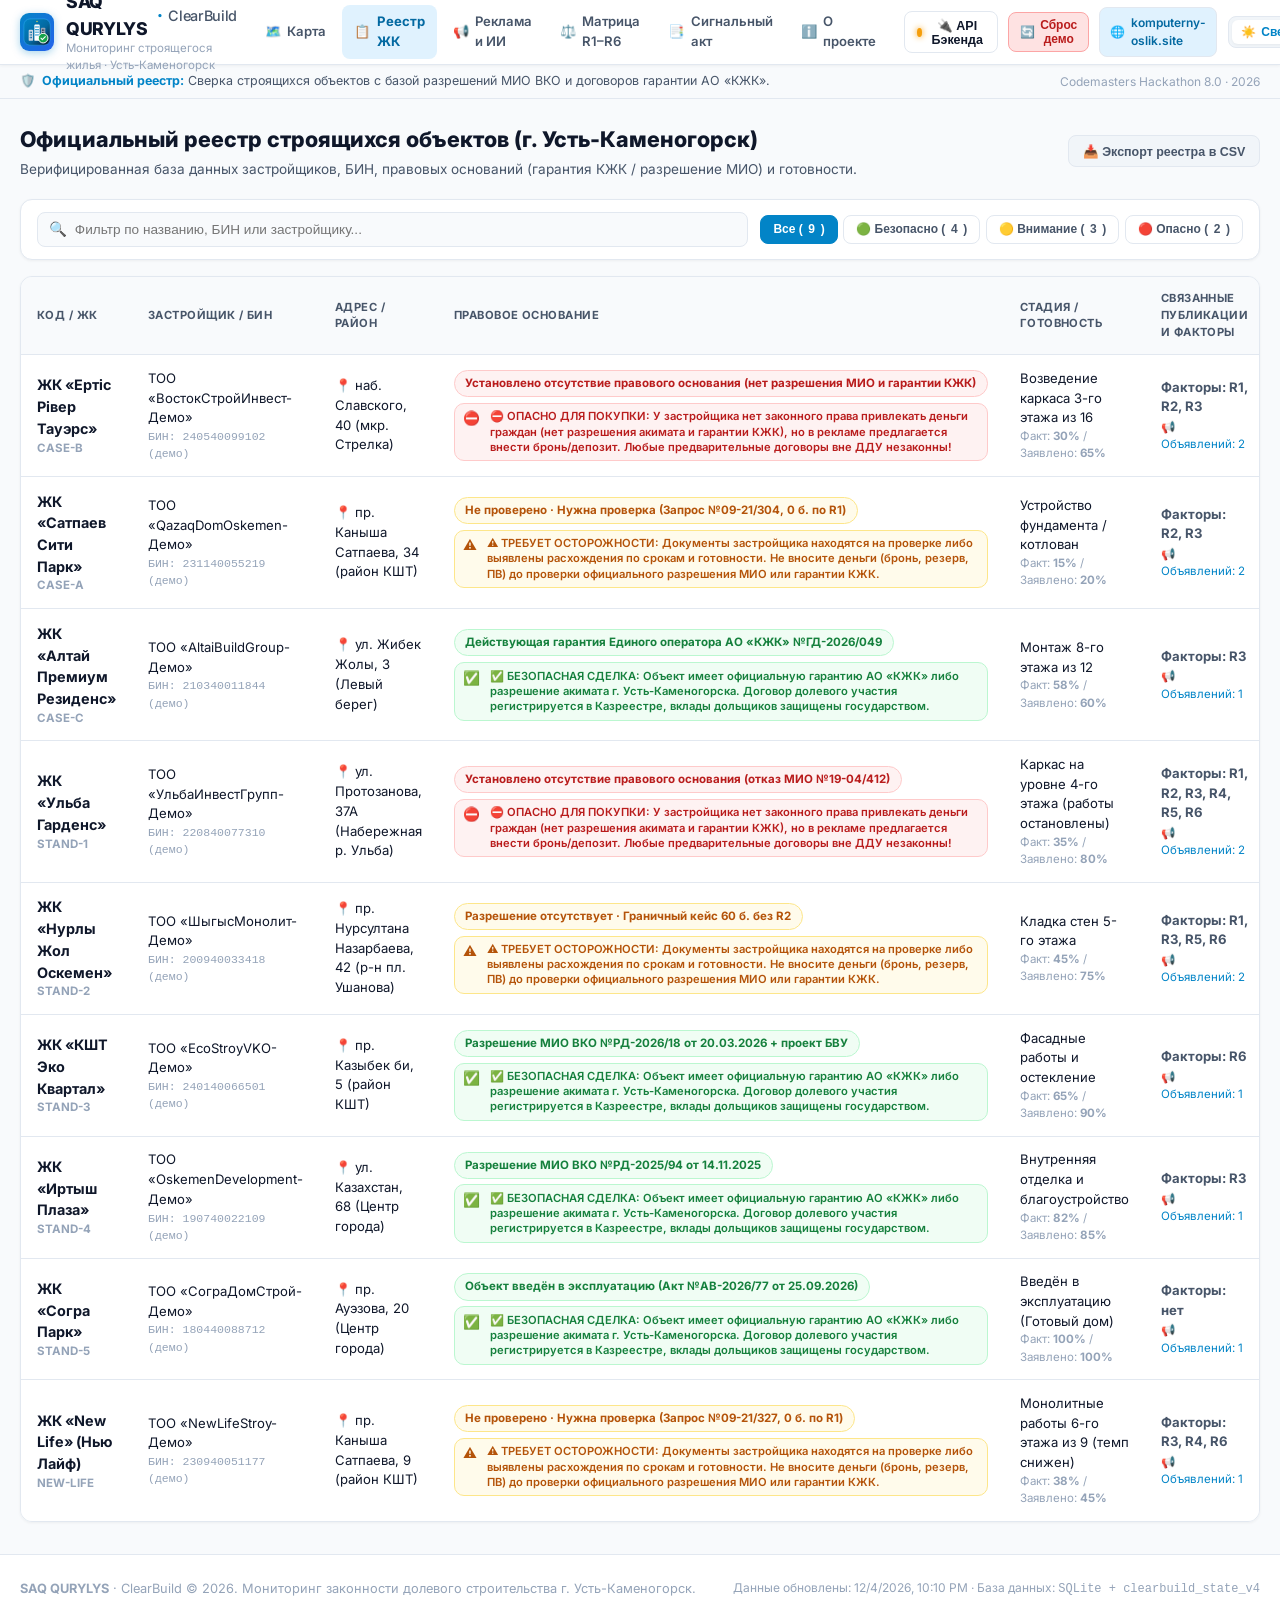
<file: registry.html>
<!DOCTYPE html>
<html lang="ru" data-theme="light">
<head>
  <meta charset="UTF-8" />
  <meta name="viewport" content="width=device-width, initial-scale=1.0" />
  <meta name="description" content="Реестр строящихся ЖК г. Усть-Каменогорск · SAQ QURYLYS" />
  <meta http-equiv="Cache-Control" content="no-cache, no-store, must-revalidate" />
  <meta http-equiv="Pragma" content="no-cache" />
  <meta http-equiv="Expires" content="0" />
  <title>Реестр строящихся ЖК · SAQ QURYLYS</title>
  
    <link rel="icon" type="image/svg+xml" href="favicon.svg" />
  <link rel="alternate icon" type="image/x-icon" href="favicon.ico" />
  <link rel="apple-touch-icon" href="apple-touch-icon.png" />
  <link rel="preconnect" href="https://fonts.googleapis.com">
  <link rel="preconnect" href="https://fonts.gstatic.com" crossorigin>
  <link href="https://fonts.googleapis.com/css2?family=Inter:wght@400;500;600;700;800&family=JetBrains+Mono:wght@400;500;600;700&display=swap" rel="stylesheet">
  
  <link rel="stylesheet" href="css/style.css?v=20261016b" />
</head>
<body>
  <!-- Top Civic Header -->
  <header class="civic-header no-print">
    <div class="container header-inner">
      <a href="index.html" class="brand-wrap">
        <div class="brand-badge" style="padding: 3px; display: flex; align-items: center; justify-content: center;"><img src="favicon.svg" width="28" height="28" alt="SAQ QURYLYS Logo" style="display: block; border-radius: 6px;" /></div>
        <div>
          <div class="brand-title">
            <span>SAQ QURYLYS</span>
            <span class="accent">·</span>
            <span style="font-weight: 500; font-size: 0.9rem; color: var(--text-secondary);">ClearBuild</span>
          </div>
          <div class="brand-subtitle" id="i18n-header-sub">
            Мониторинг строящегося жилья · Усть-Каменогорск
          </div>
        </div>
      </a>

      <!-- Main Navigation Menu (Desktop) -->
      <nav class="main-nav">
        <a href="index.html" class="nav-link ">
          <span>🗺️</span> <span>Карта</span>
        </a>
        <a href="registry.html" class="nav-link active">
          <span>📋</span> <span>Реестр ЖК</span>
        </a>
        <a href="ads.html" class="nav-link ">
          <span>📢</span> <span>Реклама и ИИ</span>
        </a>
        <a href="scoring.html" class="nav-link ">
          <span>⚖️</span> <span>Матрица R1–R6</span>
        </a>
        <a href="signal.html" class="nav-link ">
          <span>📑</span> <span>Сигнальный акт</span>
        </a>
        <a href="about.html" class="nav-link ">
          <span>ℹ️</span> <span>О проекте</span>
        </a>
      </nav>

      <!-- Right Controls: Reset, Domain, Theme, Language -->
      <div class="header-tools">
        <!-- Backend API Connection Button -->
        <button class="api-btn" onclick="openApiModal()" id="api-status-btn" title="Настройка подключения к Backend API (FastAPI)">
          <span id="api-status-dot" class="status-dot dot-yellow"></span>
          <span>🔌 API Бэкенда</span>
        </button>

        <button class="reset-btn" onclick="resetDemoData()" title="Сбросить все демонстрационные данные к эталону">
          🔄 <span>Сброс демо</span>
        </button>

        <a href="https://komputerny-oslik.site" target="_blank" class="domain-link">
          🌐 <span>komputerny-oslik.site</span>
        </a>

        <!-- Theme Toggle -->
        <div class="pill-group" role="group" aria-label="Theme Switcher">
          <button class="pill-btn" id="theme-btn-light" onclick="setTheme('light')">
            ☀️ <span id="lbl-theme-light">Светлая</span>
          </button>
          <button class="pill-btn" id="theme-btn-dark" onclick="setTheme('dark')">
            🌙 <span id="lbl-theme-dark">Тёмная</span>
          </button>
        </div>

        <!-- Language Switcher -->
        <div class="pill-group" role="group" aria-label="Language Switcher">
          <button class="pill-btn" id="lang-btn-kz" onclick="setLanguage('kz')">ҚАЗ</button>
          <button class="pill-btn active" id="lang-btn-ru" onclick="setLanguage('ru')">РУС</button>
          <button class="pill-btn" id="lang-btn-en" onclick="setLanguage('en')">ENG</button>
        </div>
      </div>
    </div>
  </header>

  <!-- Mobile Sub-Navigation Bar -->
  <div class="mobile-nav-bar no-print">
    <a href="index.html" class="nav-link ">🗺️ Карта</a>
    <a href="registry.html" class="nav-link active">📋 Реестр</a>
    <a href="ads.html" class="nav-link ">📢 Реклама</a>
    <a href="scoring.html" class="nav-link ">⚖️ Матрица</a>
    <a href="signal.html" class="nav-link ">📑 Акт</a>
    <a href="about.html" class="nav-link ">ℹ️ О проекте</a>
  </div>

  <!-- Citizen Info Ribbon -->
  <div class="civic-ribbon no-print">
    <div class="container civic-ribbon-inner">
      <div>
        <span class="ribbon-tag">🛡️ <span id="i18n-ribbon-tag">Официальный реестр:</span></span>
        <span id="i18n-ribbon-desc">Сверка строящихся объектов с базой разрешений МИО ВКО и договоров гарантии АО «КЖК».</span>
      </div>
      <div style="font-size: 0.75rem; color: var(--text-muted);">
        Codemasters Hackathon 8.0 · 2026
      </div>
    </div>
  </div>


  <main class="container" style="flex: 1; padding-top: 1.5rem;">
    <div style="margin-bottom: 1.25rem; display: flex; align-items: center; justify-content: space-between; flex-wrap: wrap; gap: 0.75rem;">
      <div>
        <h1 style="font-size: 1.35rem; font-weight: 800; color: var(--text-main);">Официальный реестр строящихся объектов (г. Усть-Каменогорск)</h1>
        <p style="font-size: 0.85rem; color: var(--text-secondary); margin-top: 0.2rem;">
          Верифицированная база данных застройщиков, БИН, правовых оснований (гарантия КЖК / разрешение МИО) и готовности.
        </p>
      </div>
      <button class="btn btn-secondary" onclick="exportRegistryCSV()">📥 Экспорт реестра в CSV</button>
    </div>

    <!-- Filter toolbar -->
    <div class="filter-toolbar no-print">
      <div class="search-input-wrap">
        <span class="search-icon">🔍</span>
        <input type="text" id="reg-search-input" class="search-input" placeholder="Поиск по названию ЖК, застройщику, БИН или адресу..." oninput="handleRegSearch(this.value)" />
      </div>
      <div class="filter-chips">
        <button class="chip-btn active" id="chip-all" onclick="setRegFilter('ALL')">Все (<span id="reg-cnt-all">8</span>)</button>
        <button class="chip-btn chip-green" id="chip-green" onclick="setRegFilter('GREEN')">🟢 Безопасно (<span id="reg-cnt-green">4</span>)</button>
        <button class="chip-btn chip-yellow" id="chip-yellow" onclick="setRegFilter('YELLOW')">🟡 Внимание (<span id="reg-cnt-yellow">2</span>)</button>
        <button class="chip-btn chip-red" id="chip-red" onclick="setRegFilter('RED')">🔴 Опасно (<span id="reg-cnt-red">2</span>)</button>
      </div>
    </div>

    <!-- Table Container -->
    <div class="civic-table-container">
      <table class="civic-table">
        <thead>
          <tr>
            <th>Код / ЖК</th>
            <th>Застройщик / БИН</th>
            <th>Адрес / Район</th>
            <th>Правовое основание</th>
            <th>Стадия / Готовность</th>
            <th>Связанные публикации и факторы</th>
            <th>Зона риска</th>
            <th>Действия</th>
          </tr>
        </thead>
        <tbody id="registry-table-body"></tbody>
      </table>
    </div>
  </main>

  <!-- Civic Footer -->
  <footer class="civic-footer no-print">
    <div class="container" style="display: flex; align-items: center; justify-content: space-between; flex-wrap: wrap; gap: 1rem;">
      <div>
        <strong>SAQ QURYLYS</strong> · ClearBuild © 2026. Мониторинг законности долевого строительства г. Усть-Каменогорск.
      </div>
      <div style="font-size: 0.75rem;">
        Данные обновлены: <span id="footer-update-time">16.10.2026</span> · База данных: <code>SQLite + clearbuild_state_v4</code>
      </div>
    </div>
  </footer>

  <!-- Reusable Dossier Modal -->
  <div class="modal-overlay" id="dossier-modal">
    <div class="modal-card">
      <div class="modal-header">
        <div>
          <div style="font-size: 0.75rem; color: var(--text-muted); text-transform: uppercase; font-weight: 700;" id="modal-dossier-tag">Досье объекта</div>
          <h3 style="font-size: 1.15rem; font-weight: 800;" id="modal-dossier-title">ЖК</h3>
        </div>
        <button onclick="closeDossierModal()" class="map-action-btn" style="font-size: 1rem; padding: 0.3rem 0.6rem;">✕</button>
      </div>
      <div class="modal-body" id="modal-dossier-body"></div>
      <div class="modal-footer">
        <button class="btn btn-secondary" onclick="closeDossierModal()">Закрыть</button>
        <button class="btn btn-primary" onclick="openSignalPage(SELECTED_COMPLEX_ID)">📄 Сформировать акт проверки</button>
      </div>
    </div>
  </div>

  <!-- Archival Screenshot / Web Capture Viewer Modal -->
  <div class="modal-overlay" id="screenshot-modal">
    <div class="modal-card" style="max-width: 680px;">
      <div class="modal-header">
        <div>
          <div style="font-size: 0.75rem; color: var(--brand-primary); text-transform: uppercase; font-weight: 700;">Архивная копия доказательства (Разделы 3 и 6 ТЗ)</div>
          <h3 style="font-size: 1.1rem; font-weight: 800;" id="screenshot-modal-title">🖼️ Архивный снимок фиксации объявления</h3>
        </div>
        <button onclick="closeAdScreenshotModal()" class="map-action-btn" style="font-size: 1rem; padding: 0.3rem 0.6rem;">✕</button>
      </div>
      <div class="modal-body" id="screenshot-modal-body"></div>
      <div class="modal-footer">
        <button class="btn btn-primary" onclick="closeAdScreenshotModal()">Закрыть снимок</button>
      </div>
    </div>
  </div>


  <script src="js/data.js?v=20261016b"></script>
  <script src="js/api.js?v=20261016b"></script>
  <script src="js/shared.js?v=20261016b"></script>
  <script>
    let REG_SEARCH = '';
    let REG_ZONE = 'ALL';

    function handleRegSearch(val) {
      REG_SEARCH = val.trim().toLowerCase();
      renderRegistry();
    }

    function setRegFilter(zone) {
      REG_ZONE = zone;
      ['all', 'green', 'yellow', 'red'].forEach(z => {
        const btn = document.getElementById('chip-' + z);
        if (btn) btn.classList.toggle('active', z.toUpperCase() === REG_ZONE);
      });
      renderRegistry();
    }

    function renderRegistry() {
      const tbody = document.getElementById('registry-table-body');
      if (!tbody) return;

      let gCnt = 0, yCnt = 0, rCnt = 0;
      complexes.forEach(c => {
        const z = calculateComplexRisk(c).zone;
        if (z === 'GREEN') gCnt++;
        else if (z === 'YELLOW') yCnt++;
        else if (z === 'RED') rCnt++;
      });
      const elAll = document.getElementById('reg-cnt-all');
      const elG = document.getElementById('reg-cnt-green');
      const elY = document.getElementById('reg-cnt-yellow');
      const elR = document.getElementById('reg-cnt-red');
      if (elAll) elAll.textContent = complexes.length;
      if (elG) elG.textContent = gCnt;
      if (elY) elY.textContent = yCnt;
      if (elR) elR.textContent = rCnt;

      const filtered = complexes.filter(c => {
        const r = calculateComplexRisk(c);
        if (REG_ZONE !== 'ALL' && r.zone !== REG_ZONE) return false;
        if (REG_SEARCH) {
          const hay = (getLocalized(c.names) + ' ' + getLocalized(c.developers) + ' ' + c.bin + ' ' + getLocalized(c.districts)).toLowerCase();
          if (!hay.includes(REG_SEARCH)) return false;
        }
        return true;
      });

      tbody.innerHTML = filtered.map(c => {
        const risk = calculateComplexRisk(c);
        const cPubs = (adsList || []).filter(a => a.complexId === c.id);
        return `
          <tr>
            <td>
              <strong style="color: var(--text-main); font-size: 0.9rem;">${getLocalized(c.names)}</strong>
              <div style="font-size: 0.72rem; color: var(--text-muted); font-weight: 700;">${c.code}</div>
            </td>
            <td>
              <div>${getLocalized(c.developers)}</div>
              <div style="font-size: 0.72rem; color: var(--text-muted); font-family: monospace;">БИН: ${c.bin}</div>
            </td>
            <td>📍 ${getLocalized(c.districts)}</td>
            <td>
              <span class="status-badge ${risk.zoneBadgeClass}" style="font-size: 0.72rem; display: inline-block; margin-bottom: 0.35rem;">${getLocalized(c.legalTexts)}</span>
              <div class="verdict-box ${risk.zone === 'RED' ? 'verdict-red' : risk.zone === 'YELLOW' ? 'verdict-yellow' : 'verdict-green'}" style="margin: 0; padding: 0.35rem 0.5rem; font-size: 0.7rem; font-weight: 600; line-height: 1.35;">
                <span style="font-size: 0.85rem;">${risk.zone === 'RED' ? '⛔' : risk.zone === 'YELLOW' ? '⚠️' : '✅'}</span>
                <div>${CITIZEN_VERDICTS[risk.zone][CURRENT_LANG] || CITIZEN_VERDICTS[risk.zone].ru}</div>
              </div>
            </td>
            <td>
              <div>${getLocalized(c.stages)}</div>
              <div style="font-size: 0.72rem; color: var(--text-muted);">Факт: <strong>${c.readinessFact}%</strong> / Заявлено: <strong>${c.readinessDeclared}%</strong></div>
            </td>
            <td>
              <div style="font-weight: 700; color: var(--text-secondary);">Факторы: ${risk.activeCodes.join(', ') || 'нет'}</div>
              <div style="font-size: 0.72rem; color: var(--brand-primary); margin-top: 2px;">📢 Объявлений: ${cPubs.length}</div>
            </td>
            <td>
              <span class="status-badge ${risk.zoneBadgeClass}">${risk.zoneName} (${risk.score} б.)</span>
            </td>
            <td>
              <div style="display: flex; gap: 0.35rem;">
                <button class="btn btn-secondary btn-sm" onclick="openComplexDossier('${c.id}')">📋 Досье</button>
                <button class="btn btn-primary btn-sm" onclick="openSignalPage('${c.id}')">📄 Акт</button>
              </div>
            </td>
          </tr>
        `;
      }).join('');
    }

    function exportRegistryCSV() {
      const headers = ["ID", "Name", "Developer", "BIN", "District", "LegalBasis", "Score", "Zone"];
      const rows = complexes.map(c => {
        const r = calculateComplexRisk(c);
        return [
          c.id,
          `"${getLocalized(c.names)}"`,
          `"${getLocalized(c.developers)}"`,
          c.bin,
          `"${getLocalized(c.districts)}"`,
          `"${getLocalized(c.legalTexts)}"`,
          r.score,
          r.zone
        ].join(',');
      });
      const csvContent = "data:text/csv;charset=utf-8," + [headers.join(','), ...rows].join('\n');
      const encodedUri = encodeURI(csvContent);
      const link = document.createElement("a");
      link.setAttribute("href", encodedUri);
      link.setAttribute("download", `ClearBuild_Registry.csv`);
      document.body.appendChild(link);
      link.click();
      document.body.removeChild(link);
    }

    window.pageRefresh = function() {
      renderRegistry();
    };

    document.addEventListener('DOMContentLoaded', () => {
      renderRegistry();
    });
  </script>
  <!-- API Connection Config Modal -->
  <div class="modal-overlay" id="api-config-modal">
    <div class="modal-card">
      <div class="modal-header">
        <div>
          <div style="font-size: 0.75rem; color: var(--brand-primary); text-transform: uppercase; font-weight: 700;">Интеграция бэкенда</div>
          <h3 style="font-size: 1.15rem; font-weight: 800;">🔌 Подключение к Backend API (FastAPI)</h3>
        </div>
        <button onclick="closeApiModal()" class="map-action-btn" style="font-size: 1rem; padding: 0.3rem 0.6rem;">✕</button>
      </div>
      <div class="modal-body">
        <div style="display: flex; flex-direction: column; gap: 1rem;">
          <div>
            <label style="font-size: 0.8rem; font-weight: 700; color: var(--text-secondary);">Backend API URL:</label>
            <input type="text" id="backend-api-url-input" class="search-input" style="width: 100%; margin-top: 0.25rem;" placeholder="http://localhost:8000/api/v1" />
            <div style="font-size: 0.72rem; color: var(--text-muted); margin-top: 0.25rem;">
              По умолчанию: <code>http://localhost:8000/api/v1</code>. Сохраняется в <code>localStorage</code>.
            </div>
          </div>

          <div style="background: var(--bg-surface-hover); border: 1px solid var(--border-color); border-radius: 8px; padding: 0.85rem;">
            <div style="display: flex; align-items: center; justify-content: space-between; margin-bottom: 0.35rem;">
              <strong style="font-size: 0.82rem;">Текущий статус соединения:</strong>
              <span id="api-modal-status-badge" class="status-badge badge-yellow">🟡 Проверка...</span>
            </div>
            <div id="api-modal-status-text" style="font-size: 0.78rem; color: var(--text-secondary); line-height: 1.4;">
              Ожидание ответа сервера...
            </div>
          </div>

          <div style="font-size: 0.78rem; color: var(--text-secondary); line-height: 1.45;">
            💡 <strong>Автономная отказоустойчивость:</strong> если сервер выключен, ClearBuild работает поверх <code>seed.json</code> и сохраняет все действия в <code>localStorage</code>.
          </div>
        </div>
      </div>
      <div class="modal-footer" style="display: flex; justify-content: space-between; flex-wrap: wrap; gap: 0.5rem;">
        <div>
          <button class="btn btn-secondary" onclick="resetDemoData()">🔄 Сбросить демо</button>
        </div>
        <div style="display: flex; gap: 0.5rem;">
          <button class="btn btn-secondary" onclick="testApiConnection()">⚡ Проверить (Ping)</button>
          <button class="btn btn-primary" onclick="saveApiUrlFromModal()">💾 Сохранить URL</button>
        </div>
      </div>
    </div>
  </div>

  <!-- Toast Notification Element -->
  <div id="copy-toast-el" class="copy-toast"></div>

</body>
</html>
</file>
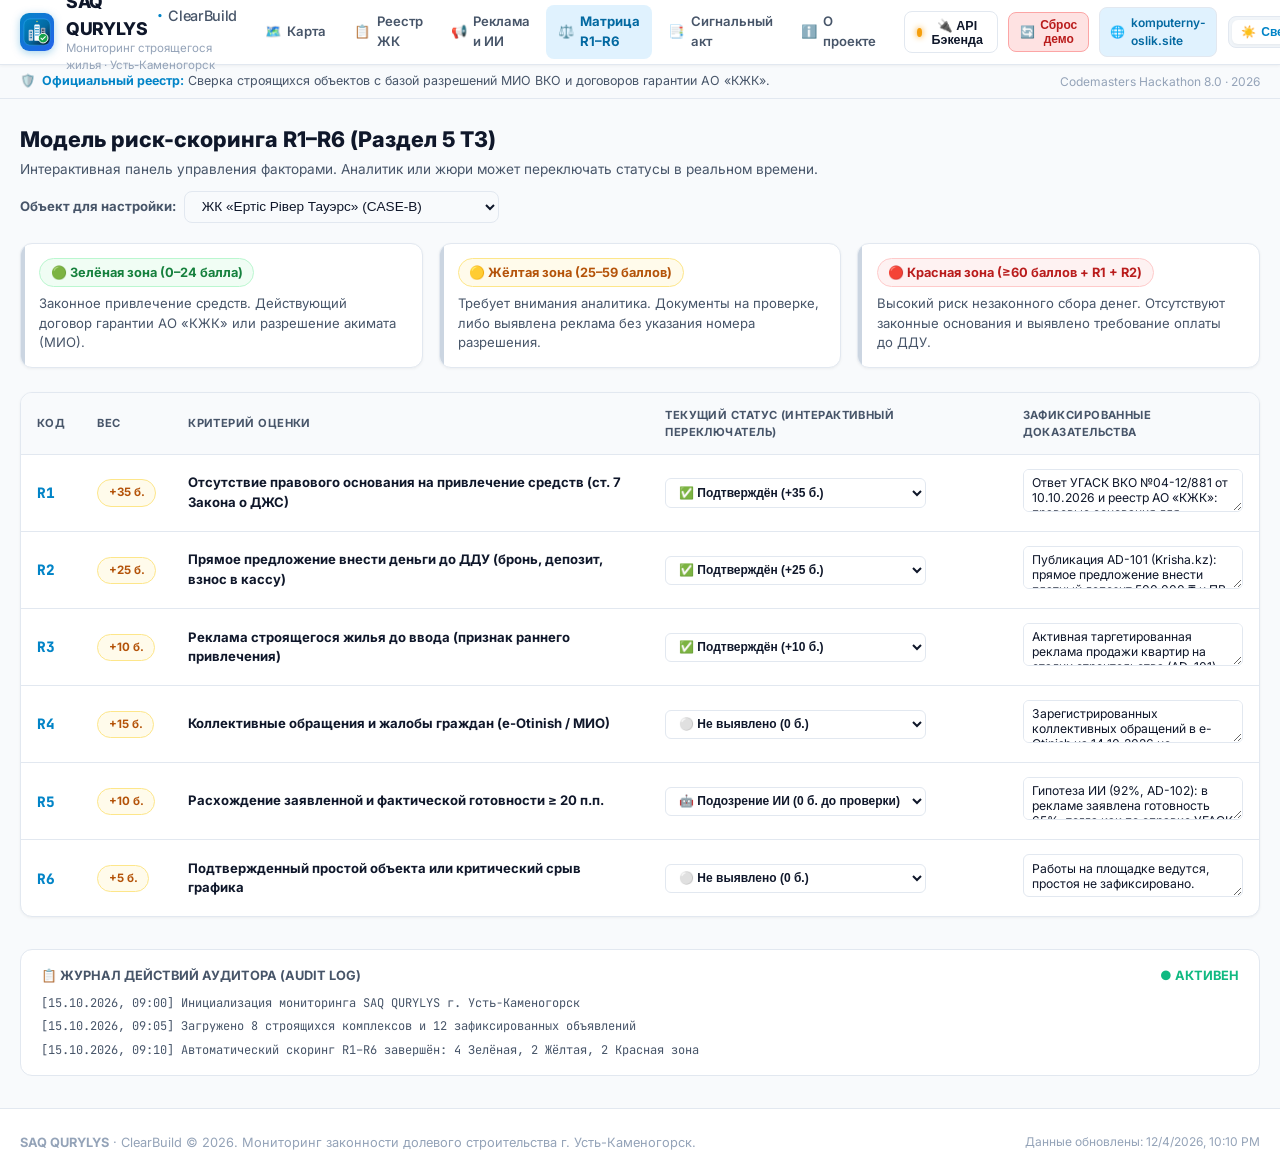
<file: scoring.html>
<!DOCTYPE html>
<html lang="ru" data-theme="light">
<head>
  <meta charset="UTF-8" />
  <meta name="viewport" content="width=device-width, initial-scale=1.0" />
  <meta name="description" content="Интерактивная матрица риск-скоринга R1–R6 · SAQ QURYLYS" />
  <meta http-equiv="Cache-Control" content="no-cache, no-store, must-revalidate" />
  <meta http-equiv="Pragma" content="no-cache" />
  <meta http-equiv="Expires" content="0" />
  <title>Матрица рисков R1–R6 · SAQ QURYLYS</title>
  
    <link rel="icon" type="image/svg+xml" href="favicon.svg" />
  <link rel="alternate icon" type="image/x-icon" href="favicon.ico" />
  <link rel="apple-touch-icon" href="apple-touch-icon.png" />
  <link rel="preconnect" href="https://fonts.googleapis.com">
  <link rel="preconnect" href="https://fonts.gstatic.com" crossorigin>
  <link href="https://fonts.googleapis.com/css2?family=Inter:wght@400;500;600;700;800&family=JetBrains+Mono:wght@400;500;600;700&display=swap" rel="stylesheet">
  
  <link rel="stylesheet" href="css/style.css?v=20261016b" />
</head>
<body>
  <!-- Top Civic Header -->
  <header class="civic-header no-print">
    <div class="container header-inner">
      <a href="index.html" class="brand-wrap">
        <div class="brand-badge" style="padding: 3px; display: flex; align-items: center; justify-content: center;"><img src="favicon.svg" width="28" height="28" alt="SAQ QURYLYS Logo" style="display: block; border-radius: 6px;" /></div>
        <div>
          <div class="brand-title">
            <span>SAQ QURYLYS</span>
            <span class="accent">·</span>
            <span style="font-weight: 500; font-size: 0.9rem; color: var(--text-secondary);">ClearBuild</span>
          </div>
          <div class="brand-subtitle" id="i18n-header-sub">
            Мониторинг строящегося жилья · Усть-Каменогорск
          </div>
        </div>
      </a>

      <!-- Main Navigation Menu (Desktop) -->
      <nav class="main-nav">
        <a href="index.html" class="nav-link ">
          <span>🗺️</span> <span>Карта</span>
        </a>
        <a href="registry.html" class="nav-link ">
          <span>📋</span> <span>Реестр ЖК</span>
        </a>
        <a href="ads.html" class="nav-link ">
          <span>📢</span> <span>Реклама и ИИ</span>
        </a>
        <a href="scoring.html" class="nav-link active">
          <span>⚖️</span> <span>Матрица R1–R6</span>
        </a>
        <a href="signal.html" class="nav-link ">
          <span>📑</span> <span>Сигнальный акт</span>
        </a>
        <a href="about.html" class="nav-link ">
          <span>ℹ️</span> <span>О проекте</span>
        </a>
      </nav>

      <!-- Right Controls: Reset, Domain, Theme, Language -->
      <div class="header-tools">
        <!-- Backend API Connection Button -->
        <button class="api-btn" onclick="openApiModal()" id="api-status-btn" title="Настройка подключения к Backend API (FastAPI)">
          <span id="api-status-dot" class="status-dot dot-yellow"></span>
          <span>🔌 API Бэкенда</span>
        </button>

        <button class="reset-btn" onclick="resetDemoData()" title="Сбросить все демонстрационные данные к эталону">
          🔄 <span>Сброс демо</span>
        </button>

        <a href="https://komputerny-oslik.site" target="_blank" class="domain-link">
          🌐 <span>komputerny-oslik.site</span>
        </a>

        <!-- Theme Toggle -->
        <div class="pill-group" role="group" aria-label="Theme Switcher">
          <button class="pill-btn" id="theme-btn-light" onclick="setTheme('light')">
            ☀️ <span id="lbl-theme-light">Светлая</span>
          </button>
          <button class="pill-btn" id="theme-btn-dark" onclick="setTheme('dark')">
            🌙 <span id="lbl-theme-dark">Тёмная</span>
          </button>
        </div>

        <!-- Language Switcher -->
        <div class="pill-group" role="group" aria-label="Language Switcher">
          <button class="pill-btn" id="lang-btn-kz" onclick="setLanguage('kz')">ҚАЗ</button>
          <button class="pill-btn active" id="lang-btn-ru" onclick="setLanguage('ru')">РУС</button>
          <button class="pill-btn" id="lang-btn-en" onclick="setLanguage('en')">ENG</button>
        </div>
      </div>
    </div>
  </header>

  <!-- Mobile Sub-Navigation Bar -->
  <div class="mobile-nav-bar no-print">
    <a href="index.html" class="nav-link ">🗺️ Карта</a>
    <a href="registry.html" class="nav-link ">📋 Реестр</a>
    <a href="ads.html" class="nav-link ">📢 Реклама</a>
    <a href="scoring.html" class="nav-link active">⚖️ Матрица</a>
    <a href="signal.html" class="nav-link ">📑 Акт</a>
    <a href="about.html" class="nav-link ">ℹ️ О проекте</a>
  </div>

  <!-- Citizen Info Ribbon -->
  <div class="civic-ribbon no-print">
    <div class="container civic-ribbon-inner">
      <div>
        <span class="ribbon-tag">🛡️ <span id="i18n-ribbon-tag">Официальный реестр:</span></span>
        <span id="i18n-ribbon-desc">Сверка строящихся объектов с базой разрешений МИО ВКО и договоров гарантии АО «КЖК».</span>
      </div>
      <div style="font-size: 0.75rem; color: var(--text-muted);">
        Codemasters Hackathon 8.0 · 2026
      </div>
    </div>
  </div>


  <main class="container" style="flex: 1; padding-top: 1.5rem;">
    <div style="margin-bottom: 1.25rem; display: flex; align-items: center; justify-content: space-between; flex-wrap: wrap; gap: 0.75rem;">
      <div>
        <h1 style="font-size: 1.35rem; font-weight: 800; color: var(--text-main);">Модель риск-скоринга R1–R6 (Раздел 5 ТЗ)</h1>
        <p style="font-size: 0.85rem; color: var(--text-secondary); margin-top: 0.2rem;">
          Интерактивная панель управления факторами. Аналитик или жюри может переключать статусы в реальном времени.
        </p>
      </div>
      <div style="display: flex; align-items: center; gap: 0.5rem;">
        <label style="font-size: 0.82rem; font-weight: 700; color: var(--text-secondary);">Объект для настройки:</label>
        <select id="scoring-select-complex" class="search-input" style="width: auto; padding: 0.4rem 0.8rem;" onchange="renderScoringTable(this.value)">
        </select>
      </div>
    </div>

    <!-- Zone Cards -->
    <div style="display: grid; grid-template-columns: repeat(auto-fit, minmax(300px, 1fr)); gap: 1rem; margin-bottom: 1.5rem;">
      <div class="kpi-card" style="flex-direction: column; align-items: flex-start; gap: 0.4rem;">
        <div class="status-badge badge-green" style="font-size: 0.8rem;">🟢 Зелёная зона (0–24 балла)</div>
        <div style="font-size: 0.82rem; color: var(--text-secondary);">
          Законное привлечение средств. Действующий договор гарантии АО «КЖК» или разрешение акимата (МИО).
        </div>
      </div>
      <div class="kpi-card" style="flex-direction: column; align-items: flex-start; gap: 0.4rem;">
        <div class="status-badge badge-yellow" style="font-size: 0.8rem;">🟡 Жёлтая зона (25–59 баллов)</div>
        <div style="font-size: 0.82rem; color: var(--text-secondary);">
          Требует внимания аналитика. Документы на проверке, либо выявлена реклама без указания номера разрешения.
        </div>
      </div>
      <div class="kpi-card" style="flex-direction: column; align-items: flex-start; gap: 0.4rem;">
        <div class="status-badge badge-red" style="font-size: 0.8rem;">🔴 Красная зона (≥60 баллов + R1 + R2)</div>
        <div style="font-size: 0.82rem; color: var(--text-secondary);">
          Высокий риск незаконного сбора денег. Отсутствуют законные основания и выявлено требование оплаты до ДДУ.
        </div>
      </div>
    </div>

    <!-- Interactive Factor Switcher Table -->
    <div class="civic-table-container">
      <table class="civic-table">
        <thead>
          <tr>
            <th>Код</th>
            <th>Вес</th>
            <th>Критерий оценки</th>
            <th>Текущий статус (Интерактивный переключатель)</th>
            <th>Зафиксированные доказательства</th>
          </tr>
        </thead>
        <tbody id="scoring-interactive-body"></tbody>
      </table>
    </div>

    <!-- Audit Log -->
    <div style="background: var(--bg-surface); border: 1px solid var(--border-color); border-radius: 12px; padding: 1rem 1.25rem; margin-bottom: 2rem;">
      <div style="font-size: 0.8rem; font-weight: 700; color: var(--text-secondary); text-transform: uppercase; margin-bottom: 0.5rem; display: flex; justify-content: space-between;">
        <span>📋 Журнал действий аудитора (Audit Log)</span>
        <span style="color: #10b981;">● Активен</span>
      </div>
      <div id="scoring-audit-log" style="display: flex; flex-direction: column; gap: 0.35rem; max-height: 160px; overflow-y: auto; font-family: 'JetBrains Mono', monospace; font-size: 0.75rem; color: var(--text-secondary);">
      </div>
    </div>
  </main>

  <!-- Civic Footer -->
  <footer class="civic-footer no-print">
    <div class="container" style="display: flex; align-items: center; justify-content: space-between; flex-wrap: wrap; gap: 1rem;">
      <div>
        <strong>SAQ QURYLYS</strong> · ClearBuild © 2026. Мониторинг законности долевого строительства г. Усть-Каменогорск.
      </div>
      <div style="font-size: 0.75rem;">
        Данные обновлены: <span id="footer-update-time">15.10.2026</span>
      </div>
    </div>
  </footer>

  <!-- Reusable Dossier Modal -->
  <div class="modal-overlay" id="dossier-modal">
    <div class="modal-card">
      <div class="modal-header">
        <div>
          <div style="font-size: 0.75rem; color: var(--text-muted); text-transform: uppercase; font-weight: 700;" id="modal-dossier-tag">Досье объекта</div>
          <h3 style="font-size: 1.15rem; font-weight: 800;" id="modal-dossier-title">ЖК</h3>
        </div>
        <button onclick="closeDossierModal()" class="map-action-btn" style="font-size: 1rem; padding: 0.3rem 0.6rem;">✕</button>
      </div>
      <div class="modal-body" id="modal-dossier-body"></div>
      <div class="modal-footer">
        <button class="btn btn-secondary" onclick="closeDossierModal()">Закрыть</button>
        <button class="btn btn-primary" onclick="openSignalPage(SELECTED_COMPLEX_ID)">📄 Сформировать акт проверки</button>
      </div>
    </div>
  </div>


  <script src="js/data.js?v=20261016b"></script>
  <script src="js/api.js?v=20261016b"></script>
  <script src="js/shared.js?v=20261016b"></script>
  <script>
    function populateComplexSelect() {
      const sel = document.getElementById('scoring-select-complex');
      if (!sel) return;
      sel.innerHTML = complexes.map(c => {
        return `<option value="${c.id}" ${c.id === SELECTED_COMPLEX_ID ? 'selected' : ''}>${getLocalized(c.names)} (${c.code})</option>`;
      }).join('');
    }

    function renderScoringTable(complexId) {
      selectComplex(complexId);
      const c = complexes.find(item => item.id === complexId);
      if (!c) return;

      const tbody = document.getElementById('scoring-interactive-body');
      if (!tbody) return;

      tbody.innerHTML = ['R1', 'R2', 'R3', 'R4', 'R5', 'R6'].map(code => {
        const factor = c.factors[code] || { status: 'NONE', weight: FACTOR_INFO[code].weight };
        const st = factor.status;
        const info = FACTOR_INFO[code];
        const evidenceText = factor.evidence ? getLocalized(factor.evidence) : 'Доказательства не прикреплены';

        return `
          <tr>
            <td style="font-family: 'JetBrains Mono', monospace; font-weight: 800; color: var(--brand-primary); font-size: 0.9rem;">${code}</td>
            <td><span class="status-badge badge-yellow">+${info.weight} б.</span></td>
            <td><strong>${getLocalized(info)}</strong></td>
            <td>
              <select class="factor-select" onchange="changeFactorStatus('${c.id}', '${code}', this.value)">
                <option value="CONFIRMED" ${st === 'CONFIRMED' ? 'selected' : ''}>✅ Подтверждён (+${info.weight} б.)</option>
                <option value="AI_HYPOTHESIS" ${st === 'AI_HYPOTHESIS' ? 'selected' : ''}>🤖 Подозрение ИИ (0 б. до проверки)</option>
                <option value="UNVERIFIED" ${st === 'UNVERIFIED' ? 'selected' : ''}>⚠️ Нужна проверка (0 б.)</option>
                <option value="NONE" ${st === 'NONE' ? 'selected' : ''}>⚪ Не выявлено (0 б.)</option>
                <option value="REJECTED" ${st === 'REJECTED' ? 'selected' : ''}>✕ Отклонён аналитиком (0 б.)</option>
              </select>
            </td>
            <td style="max-width: 320px;">
              <textarea class="evidence-input" rows="2" placeholder="Обоснование решения аналитика..." onchange="updateFactorEvidence('${c.id}', '${code}', this.value)">${evidenceText}</textarea>
            </td>
          </tr>
        `;
      }).join('');

      renderAuditLog();
    }

    window.renderScoringView = renderScoringTable;

    function renderAuditLog() {
      const container = document.getElementById('scoring-audit-log');
      if (!container) return;
      container.innerHTML = auditLogEntries.map(e => `<div>${e}</div>`).join('');
    }

    window.pageRefresh = function() {
      populateComplexSelect();
      renderScoringTable(SELECTED_COMPLEX_ID);
    };

    document.addEventListener('DOMContentLoaded', () => {
      populateComplexSelect();
      renderScoringTable(SELECTED_COMPLEX_ID);
    });
  </script>
  <!-- API Connection Config Modal -->
  <div class="modal-overlay" id="api-config-modal">
    <div class="modal-card">
      <div class="modal-header">
        <div>
          <div style="font-size: 0.75rem; color: var(--brand-primary); text-transform: uppercase; font-weight: 700;">Интеграция бэкенда</div>
          <h3 style="font-size: 1.15rem; font-weight: 800;">🔌 Подключение к Backend API (FastAPI)</h3>
        </div>
        <button onclick="closeApiModal()" class="map-action-btn" style="font-size: 1rem; padding: 0.3rem 0.6rem;">✕</button>
      </div>
      <div class="modal-body">
        <div style="display: flex; flex-direction: column; gap: 1rem;">
          <div>
            <label style="font-size: 0.8rem; font-weight: 700; color: var(--text-secondary);">Backend API URL:</label>
            <input type="text" id="backend-api-url-input" class="search-input" style="width: 100%; margin-top: 0.25rem;" placeholder="http://localhost:8000/api/v1" />
            <div style="font-size: 0.72rem; color: var(--text-muted); margin-top: 0.25rem;">
              По умолчанию: <code>http://localhost:8000/api/v1</code>. Сохраняется в <code>localStorage</code>.
            </div>
          </div>

          <div style="background: var(--bg-surface-hover); border: 1px solid var(--border-color); border-radius: 8px; padding: 0.85rem;">
            <div style="display: flex; align-items: center; justify-content: space-between; margin-bottom: 0.35rem;">
              <strong style="font-size: 0.82rem;">Текущий статус соединения:</strong>
              <span id="api-modal-status-badge" class="status-badge badge-yellow">🟡 Проверка...</span>
            </div>
            <div id="api-modal-status-text" style="font-size: 0.78rem; color: var(--text-secondary); line-height: 1.4;">
              Ожидание ответа сервера...
            </div>
          </div>

          <div style="font-size: 0.78rem; color: var(--text-secondary); line-height: 1.45;">
            💡 <strong>Автономная отказоустойчивость:</strong> если сервер выключен, ClearBuild работает поверх <code>seed.json</code> и сохраняет все действия в <code>localStorage</code>.
          </div>
        </div>
      </div>
      <div class="modal-footer" style="display: flex; justify-content: space-between; flex-wrap: wrap; gap: 0.5rem;">
        <div>
          <button class="btn btn-secondary" onclick="resetDemoData()">🔄 Сбросить демо</button>
        </div>
        <div style="display: flex; gap: 0.5rem;">
          <button class="btn btn-secondary" onclick="testApiConnection()">⚡ Проверить (Ping)</button>
          <button class="btn btn-primary" onclick="saveApiUrlFromModal()">💾 Сохранить URL</button>
        </div>
      </div>
    </div>
  </div>

  <!-- Toast Notification Element -->
  <div id="copy-toast-el" class="copy-toast"></div>

</body>
</html>
</file>
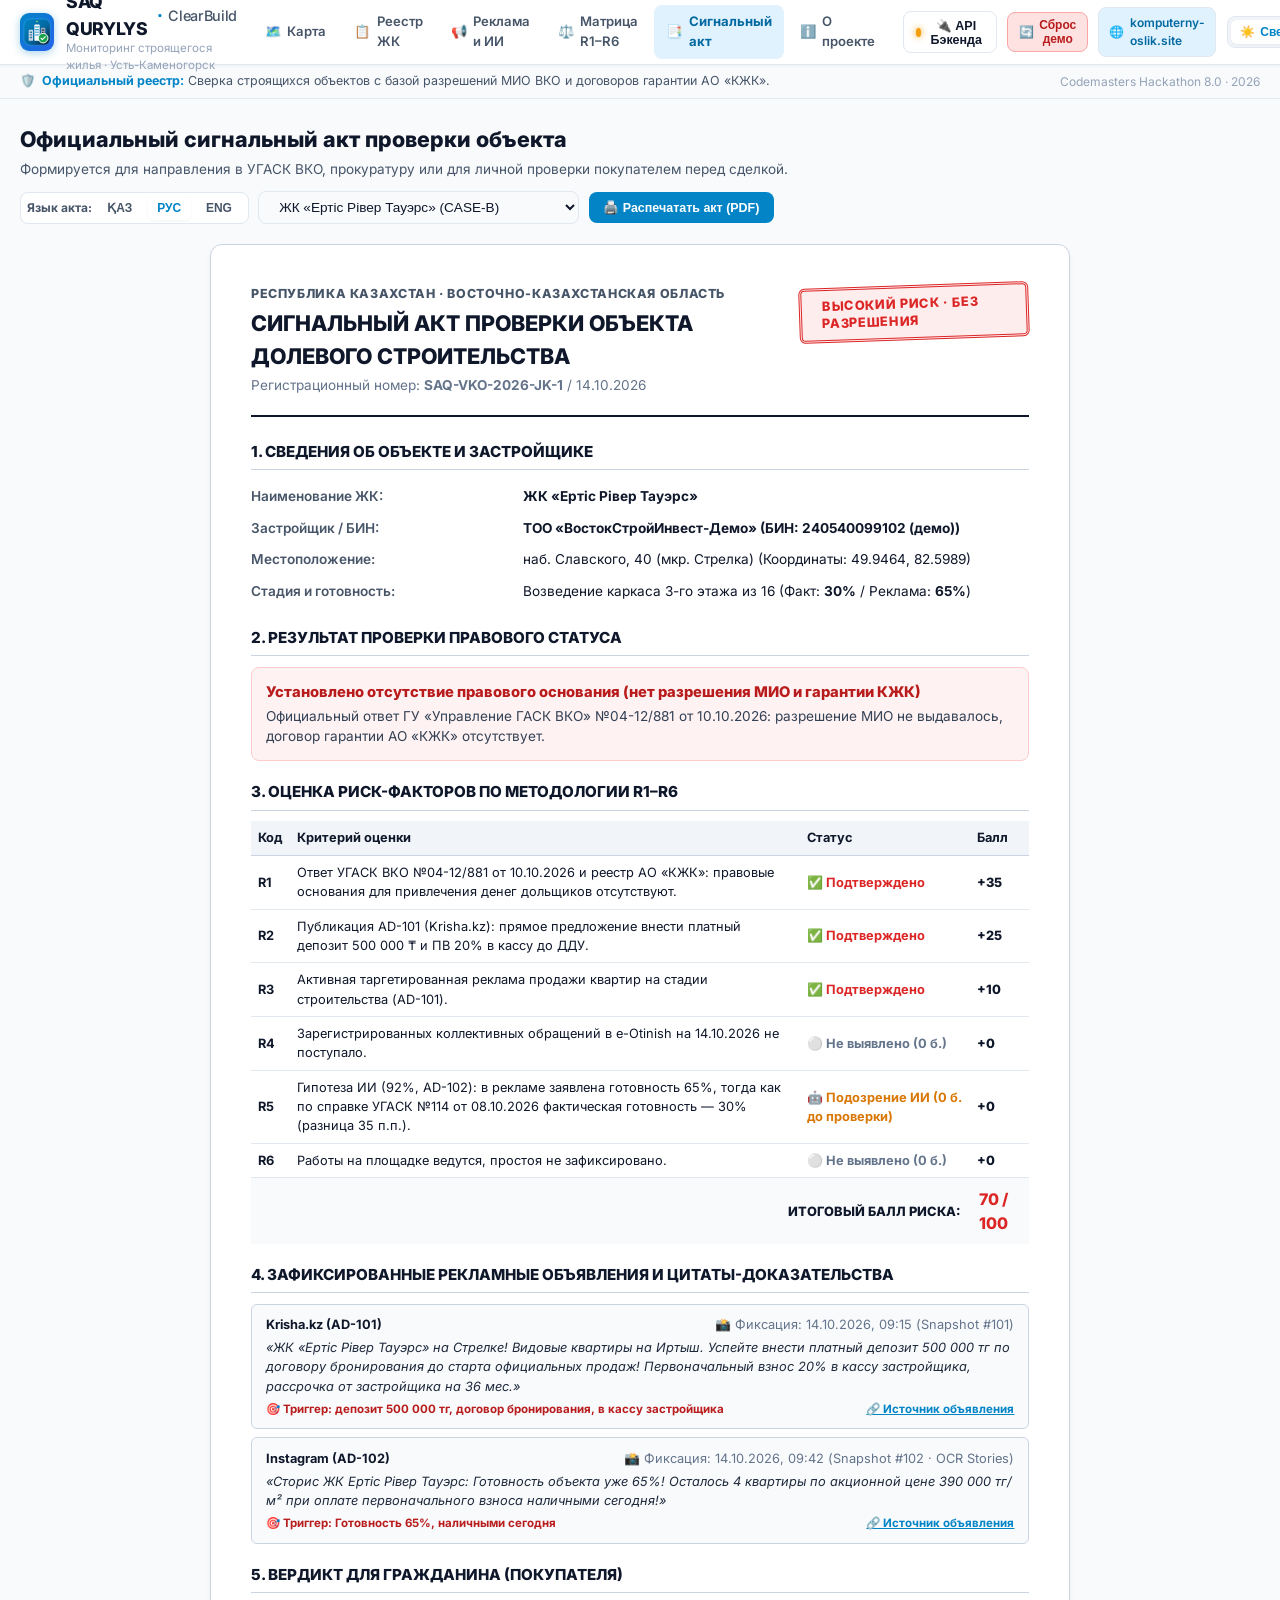
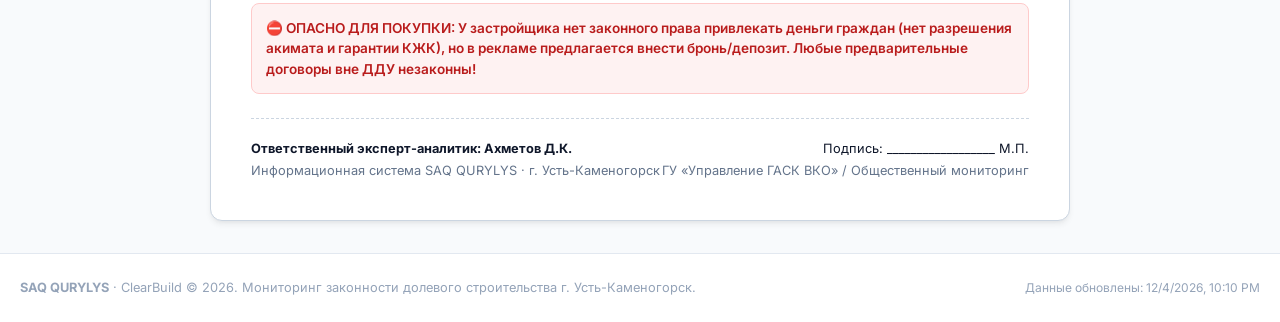
<file: signal.html>
<!DOCTYPE html>
<html lang="ru" data-theme="light">
<head>
  <meta charset="UTF-8" />
  <meta name="viewport" content="width=device-width, initial-scale=1.0" />
  <meta name="description" content="Официальный сигнальный акт проверки объекта долевого строительства · SAQ QURYLYS" />
  <meta http-equiv="Cache-Control" content="no-cache, no-store, must-revalidate" />
  <meta http-equiv="Pragma" content="no-cache" />
  <meta http-equiv="Expires" content="0" />
  <title>Сигнальный акт проверки · SAQ QURYLYS</title>
  
    <link rel="icon" type="image/svg+xml" href="favicon.svg" />
  <link rel="alternate icon" type="image/x-icon" href="favicon.ico" />
  <link rel="apple-touch-icon" href="apple-touch-icon.png" />
  <link rel="preconnect" href="https://fonts.googleapis.com">
  <link rel="preconnect" href="https://fonts.gstatic.com" crossorigin>
  <link href="https://fonts.googleapis.com/css2?family=Inter:wght@400;500;600;700;800&family=JetBrains+Mono:wght@400;500;600;700&display=swap" rel="stylesheet">
  
  <link rel="stylesheet" href="css/style.css?v=20261016b" />
</head>
<body>
  <!-- Top Civic Header -->
  <header class="civic-header no-print">
    <div class="container header-inner">
      <a href="index.html" class="brand-wrap">
        <div class="brand-badge" style="padding: 3px; display: flex; align-items: center; justify-content: center;"><img src="favicon.svg" width="28" height="28" alt="SAQ QURYLYS Logo" style="display: block; border-radius: 6px;" /></div>
        <div>
          <div class="brand-title">
            <span>SAQ QURYLYS</span>
            <span class="accent">·</span>
            <span style="font-weight: 500; font-size: 0.9rem; color: var(--text-secondary);">ClearBuild</span>
          </div>
          <div class="brand-subtitle" id="i18n-header-sub">
            Мониторинг строящегося жилья · Усть-Каменогорск
          </div>
        </div>
      </a>

      <!-- Main Navigation Menu (Desktop) -->
      <nav class="main-nav">
        <a href="index.html" class="nav-link ">
          <span>🗺️</span> <span>Карта</span>
        </a>
        <a href="registry.html" class="nav-link ">
          <span>📋</span> <span>Реестр ЖК</span>
        </a>
        <a href="ads.html" class="nav-link ">
          <span>📢</span> <span>Реклама и ИИ</span>
        </a>
        <a href="scoring.html" class="nav-link ">
          <span>⚖️</span> <span>Матрица R1–R6</span>
        </a>
        <a href="signal.html" class="nav-link active">
          <span>📑</span> <span>Сигнальный акт</span>
        </a>
        <a href="about.html" class="nav-link ">
          <span>ℹ️</span> <span>О проекте</span>
        </a>
      </nav>

      <!-- Right Controls: Reset, Domain, Theme, Language -->
      <div class="header-tools">
        <!-- Backend API Connection Button -->
        <button class="api-btn" onclick="openApiModal()" id="api-status-btn" title="Настройка подключения к Backend API (FastAPI)">
          <span id="api-status-dot" class="status-dot dot-yellow"></span>
          <span>🔌 API Бэкенда</span>
        </button>

        <button class="reset-btn" onclick="resetDemoData()" title="Сбросить все демонстрационные данные к эталону (8 ЖК и 12 объявлений)">
          🔄 <span>Сброс демо</span>
        </button>

        <a href="https://komputerny-oslik.site" target="_blank" class="domain-link">
          🌐 <span>komputerny-oslik.site</span>
        </a>

        <!-- Theme Toggle -->
        <div class="pill-group" role="group" aria-label="Theme Switcher">
          <button class="pill-btn" id="theme-btn-light" onclick="setTheme('light')">
            ☀️ <span id="lbl-theme-light">Светлая</span>
          </button>
          <button class="pill-btn" id="theme-btn-dark" onclick="setTheme('dark')">
            🌙 <span id="lbl-theme-dark">Тёмная</span>
          </button>
        </div>

        <!-- Language Switcher -->
        <div class="pill-group" role="group" aria-label="Language Switcher">
          <button class="pill-btn" id="lang-btn-kz" onclick="setLanguage('kz')">ҚАЗ</button>
          <button class="pill-btn active" id="lang-btn-ru" onclick="setLanguage('ru')">РУС</button>
          <button class="pill-btn" id="lang-btn-en" onclick="setLanguage('en')">ENG</button>
        </div>
      </div>
    </div>
  </header>

  <!-- Mobile Sub-Navigation Bar -->
  <div class="mobile-nav-bar no-print">
    <a href="index.html" class="nav-link ">🗺️ Карта</a>
    <a href="registry.html" class="nav-link ">📋 Реестр</a>
    <a href="ads.html" class="nav-link ">📢 Реклама</a>
    <a href="scoring.html" class="nav-link ">⚖️ Матрица</a>
    <a href="signal.html" class="nav-link active">📑 Акт</a>
    <a href="about.html" class="nav-link ">ℹ️ О проекте</a>
  </div>

  <!-- Citizen Info Ribbon -->
  <div class="civic-ribbon no-print">
    <div class="container civic-ribbon-inner">
      <div>
        <span class="ribbon-tag">🛡️ <span id="i18n-ribbon-tag">Официальный реестр:</span></span>
        <span id="i18n-ribbon-desc">Сверка строящихся объектов с базой разрешений МИО ВКО и договоров гарантии АО «КЖК».</span>
      </div>
      <div style="font-size: 0.75rem; color: var(--text-muted);">
        Codemasters Hackathon 8.0 · 2026
      </div>
    </div>
  </div>


  <main class="container" style="flex: 1; padding-top: 1.5rem; padding-bottom: 2rem;">
    <!-- Controls Toolbar -->
    <div class="no-print" style="margin-bottom: 1.25rem; display: flex; align-items: center; justify-content: space-between; flex-wrap: wrap; gap: 0.75rem;">
      <div>
        <h1 style="font-size: 1.35rem; font-weight: 800; color: var(--text-main);">Официальный сигнальный акт проверки объекта</h1>
        <p style="font-size: 0.85rem; color: var(--text-secondary); margin-top: 0.2rem;">
          Формируется для направления в УГАСК ВКО, прокуратуру или для личной проверки покупателем перед сделкой.
        </p>
      </div>

      <div style="display: flex; align-items: center; gap: 0.6rem; flex-wrap: wrap;">
        <!-- Dedicated Language Selector for the Act Sheet -->
        <div style="display: flex; align-items: center; gap: 0.35rem; background: var(--bg-surface); border: 1px solid var(--border-color); padding: 3px 6px; border-radius: 8px;">
          <span style="font-size: 0.75rem; font-weight: 700; color: var(--text-secondary);">Язык акта:</span>
          <button class="pill-btn" id="act-lang-kz" onclick="setActLanguage('kz')">ҚАЗ</button>
          <button class="pill-btn active" id="act-lang-ru" onclick="setActLanguage('ru')">РУС</button>
          <button class="pill-btn" id="act-lang-en" onclick="setActLanguage('en')">ENG</button>
        </div>

        <select id="signal-select-complex" class="search-input" style="width: auto; padding: 0.45rem 1rem;" onchange="renderSignalAct(this.value)">
        </select>

        <button class="btn btn-primary" onclick="window.print()">🖨️ Распечатать акт (PDF)</button>
      </div>
    </div>

    <!-- Printable Sheet Container -->
    <div class="signal-print-sheet" id="signal-sheet-container"></div>
  </main>

  <!-- Civic Footer -->
  <footer class="civic-footer no-print">
    <div class="container" style="display: flex; align-items: center; justify-content: space-between; flex-wrap: wrap; gap: 1rem;">
      <div>
        <strong>SAQ QURYLYS</strong> · ClearBuild © 2026. Мониторинг законности долевого строительства г. Усть-Каменогорск.
      </div>
      <div style="font-size: 0.75rem;">
        Данные обновлены: <span id="footer-update-time">15.10.2026</span>
      </div>
    </div>
  </footer>

  <!-- Reusable Dossier Modal -->
  <div class="modal-overlay" id="dossier-modal">
    <div class="modal-card">
      <div class="modal-header">
        <div>
          <div style="font-size: 0.75rem; color: var(--text-muted); text-transform: uppercase; font-weight: 700;" id="modal-dossier-tag">Досье объекта</div>
          <h3 style="font-size: 1.15rem; font-weight: 800;" id="modal-dossier-title">ЖК</h3>
        </div>
        <button onclick="closeDossierModal()" class="map-action-btn" style="font-size: 1rem; padding: 0.3rem 0.6rem;">✕</button>
      </div>
      <div class="modal-body" id="modal-dossier-body"></div>
      <div class="modal-footer">
        <button class="btn btn-secondary" onclick="closeDossierModal()">Закрыть</button>
        <button class="btn btn-primary" onclick="openSignalPage(SELECTED_COMPLEX_ID)">📄 Сформировать акт проверки</button>
      </div>
    </div>
  </div>


  <script src="js/data.js?v=20261016b"></script>
  <script src="js/api.js?v=20261016b"></script>
  <script src="js/shared.js?v=20261016b"></script>
  <script>
    function setActLanguage(lang) {
      CURRENT_ACT_LANG = lang;
      ['ru', 'kz', 'en'].forEach(l => {
        const btn = document.getElementById('act-lang-' + l);
        if (btn) btn.classList.toggle('active', l === lang);
      });
      renderSignalAct(SELECTED_COMPLEX_ID);
    }

    function populateSignalSelect() {
      const sel = document.getElementById('signal-select-complex');
      if (!sel) return;
      sel.innerHTML = complexes.map(c => {
        return `<option value="${c.id}" ${c.id === SELECTED_COMPLEX_ID ? 'selected' : ''}>${getLocalized(c.names)} (${c.code})</option>`;
      }).join('');
    }

    function renderSignalAct(complexId) {
      selectComplex(complexId);
      const container = document.getElementById('signal-sheet-container');
      if (!container) return;

      const c = complexes.find(item => item.id === complexId) || complexes[0];
      const risk = calculateComplexRisk(c);
      const isRed = risk.zone === 'RED';
      const lang = CURRENT_ACT_LANG;

      const actI18N = {
        ru: {
          headerTop: "РЕСПУБЛИКА КАЗАХСТАН · ВОСТОЧНО-КАЗАХСТАНСКАЯ ОБЛАСТЬ",
          title: "СИГНАЛЬНЫЙ АКТ ПРОВЕРКИ ОБЪЕКТА ДОЛЕВОГО СТРОИТЕЛЬСТВА",
          regNum: "Регистрационный номер:",
          stampDanger: "ВЫСОКИЙ РИСК · БЕЗ РАЗРЕШЕНИЯ",
          stampSafe: "УЧЕТНАЯ ЗАПИСЬ ВЕРИФИЦИРОВАНА",
          sec1: "1. СВЕДЕНИЯ ОБ ОБЪЕКТЕ И ЗАСТРОЙЩИКЕ",
          sec2: "2. РЕЗУЛЬТАТ ПРОВЕРКИ ПРАВОВОГО СТАТУСА",
          sec3: "3. ОЦЕНКА РИСК-ФАКТОРОВ ПО МЕТОДОЛОГИИ R1–R6",
          sec4: "4. ЗАФИКСИРОВАННЫЕ РЕКЛАМНЫЕ ОБЪЯВЛЕНИЯ И ЦИТАТЫ-ДОКАЗАТЕЛЬСТВА",
          sec5: "5. ВЕРДИКТ ДЛЯ ГРАЖДАНИНА (ПОКУПАТЕЛЯ)",
          thCode: "Код",
          thCriterion: "Критерий оценки",
          thStatus: "Статус",
          thScore: "Балл",
          totalScore: "ИТОГОВЫЙ БАЛЛ РИСКА:",
          noAdsFound: "Прямых нарушений в рекламе не зафиксировано.",
          expert: "Ответственный эксперт-аналитик: Ахметов Д.К.",
          signature: "Подпись: __________________  М.П."
        },
        kz: {
          headerTop: "ҚАЗАҚСТАН РЕСПУБЛИКАСЫ · ШЫҒЫС ҚАЗАҚСТАН ОБЛЫСЫ",
          title: "ҮЛЕСТІК ҚҰРЫЛЫС НЫСАНЫН ТЕКСЕРУДІҢ СИГНАЛДЫҚ АКТІСІ",
          regNum: "Тіркеу нөмірі:",
          stampDanger: "ЖОҒАРЫ ТӘУЕКЕЛ · РҰҚСАТСЫЗ",
          stampSafe: "ЕСЕПТІК ЖАЗБА РАСТАЛҒАН",
          sec1: "1. НЫСАН ЖӘНЕ ҚҰРЫЛЫС САЛУШЫ ТУРАЛЫ МӘЛІМЕТТЕР",
          sec2: "2. ҚҰҚЫҚТЫҚ МӘРТЕБЕНІ ТЕКСЕРУ НӘТИЖЕСІ",
          sec3: "3. R1–R6 ӘДІСТЕМЕСІ БОЙЫНША ТӘУЕКЕЛ ФАКТОРЛАРЫН БАҒАЛАУ",
          sec4: "4. ТІРКЕЛГЕН ЖАРНАМАЛЫҚ ХАБАРЛАНДЫРУЛАР МЕН ДӘЙЕКТЕМЕЛЕР",
          sec5: "5. АЗАМАТҚА (САТЫП АЛУШЫҒА) АРНАЛҒАН ҮКІМ",
          thCode: "Коды",
          thCriterion: "Бағалау критерийі",
          thStatus: "Мәртебесі",
          thScore: "Ұпай",
          totalScore: "ҚОРЫТЫНДЫ ТӘУЕКЕЛ БАЛЫ:",
          noAdsFound: "Жарнамада тікелей заңбұзушылық тіркелмеген.",
          expert: "Жауапты сарапшы-талдаушы: Ахметов Д.Қ.",
          signature: "Қолы: __________________  М.О."
        },
        en: {
          headerTop: "REPUBLIC OF KAZAKHSTAN · EAST KAZAKHSTAN REGION",
          title: "SHARED HOUSING CONSTRUCTION COMPLIANCE SIGNAL ACT",
          regNum: "Registration Number:",
          stampDanger: "HIGH RISK · UNAUTHORIZED",
          stampSafe: "RECORD VERIFIED & COMPLIANT",
          sec1: "1. PROJECT & DEVELOPER IDENTIFICATION",
          sec2: "2. LEGAL BASIS & PERMIT COMPLIANCE STATUS",
          sec3: "3. RISK FACTOR SCORING AUDIT (R1–R6)",
          sec4: "4. RECORDED ADVERTISEMENTS & CITATION EVIDENCE",
          sec5: "5. CITIZEN PURCHASER SAFETY VERDICT",
          thCode: "Code",
          thCriterion: "Evaluation Criterion",
          thStatus: "Status",
          thScore: "Score",
          totalScore: "TOTAL AUDIT RISK SCORE:",
          noAdsFound: "No unlawful advertisement citations recorded.",
          expert: "Certified Compliance Analyst: Akhmetov D.K.",
          signature: "Signature: __________________  Seal"
        }
      }[lang];

      const complexAds = adsList.filter(a => a.complexId === c.id);
      let adsEvidenceHtml = '';
      if (complexAds.length) {
        adsEvidenceHtml = complexAds.map(ad => {
          const capTime = ad.capturedAt || ad.pubDate || ad.date || '14.10.2026';
          const raw = ad.rawText || ad.text || '';
          const src = ad.source || ad.platform || 'Krisha.kz';
          const tr = Array.isArray(ad.triggers) ? ad.triggers.join(', ') : (ad.triggerSpan || 'Нарушение правил рекламы');
          const adLink = ad.url || 'https://krisha.kz';
          return `
            <div style="background: #f8fafc; border: 1px solid #cbd5e1; border-radius: 6px; padding: 0.65rem 0.85rem; margin-bottom: 0.5rem; font-size: 0.8rem;">
              <div style="display: flex; justify-content: space-between; margin-bottom: 0.25rem;">
                <strong>${src} (${ad.id})</strong>
                <span style="color: #64748b;">📸 Фиксация: ${capTime}</span>
              </div>
              <div style="color: #1e293b; font-style: italic; margin-bottom: 0.3rem;">«${raw}»</div>
              <div style="font-size: 0.72rem; color: #b91c1c; font-weight: 700; display: flex; justify-content: space-between; align-items: center; flex-wrap: wrap; gap: 0.5rem;">
                <span>🎯 Триггер: ${tr}</span>
                <a href="${adLink}" target="_blank" style="color: #0284c7; text-decoration: underline;">🔗 Источник объявления</a>
              </div>
            </div>
          `;
        }).join('');
      } else {
        adsEvidenceHtml = `<div style="font-size: 0.8rem; color: #64748b;">${actI18N.noAdsFound}</div>`;
      }

      const verdictText = CITIZEN_VERDICTS[risk.zone][lang] || CITIZEN_VERDICTS[risk.zone].ru;

      container.innerHTML = `
        <div style="display: flex; justify-content: space-between; align-items: flex-start; border-bottom: 2px solid #0f172a; padding-bottom: 1.25rem; margin-bottom: 1.5rem;">
          <div>
            <div style="font-size: 0.78rem; font-weight: 800; text-transform: uppercase; color: #475569; letter-spacing: 0.05em;">
              ${actI18N.headerTop}
            </div>
            <div style="font-size: 1.35rem; font-weight: 800; color: #0f172a; margin-top: 0.2rem;">
              ${actI18N.title}
            </div>
            <div style="font-size: 0.85rem; color: #64748b; margin-top: 0.15rem;">
              ${actI18N.regNum} <strong>SAQ-VKO-2026-${c.id.toUpperCase()}</strong> / 14.10.2026
            </div>
          </div>
          <div class="official-stamp ${isRed ? 'stamp-danger' : ''}">
            ${isRed ? actI18N.stampDanger : actI18N.stampSafe}
          </div>
        </div>

        <!-- Section 1 -->
        <div style="margin-bottom: 1.25rem;">
          <h3 style="font-size: 0.95rem; font-weight: 800; border-bottom: 1px solid #cbd5e1; padding-bottom: 0.35rem; margin-bottom: 0.65rem;">
            ${actI18N.sec1}
          </h3>
          <table style="width: 100%; font-size: 0.85rem; border-collapse: collapse;">
            <tr>
              <td style="padding: 0.35rem 0; width: 35%; color: #475569; font-weight: 600;">Наименование ЖК:</td>
              <td style="padding: 0.35rem 0; font-weight: 700; color: #0f172a;">${getLocalized(c.names, lang)}</td>
            </tr>
            <tr>
              <td style="padding: 0.35rem 0; color: #475569; font-weight: 600;">Застройщик / БИН:</td>
              <td style="padding: 0.35rem 0; font-weight: 700; color: #0f172a;">${getLocalized(c.developers, lang)} (БИН: ${c.bin})</td>
            </tr>
            <tr>
              <td style="padding: 0.35rem 0; color: #475569; font-weight: 600;">Местоположение:</td>
              <td style="padding: 0.35rem 0; color: #0f172a;">${getLocalized(c.districts, lang)} (Координаты: ${c.coords.join(', ')})</td>
            </tr>
            <tr>
              <td style="padding: 0.35rem 0; color: #475569; font-weight: 600;">Стадия и готовность:</td>
              <td style="padding: 0.35rem 0; color: #0f172a;">${getLocalized(c.stages, lang)} (Факт: <strong>${c.readinessFact}%</strong> / Реклама: <strong>${c.readinessDeclared}%</strong>)</td>
            </tr>
          </table>
        </div>

        <!-- Section 2 -->
        <div style="margin-bottom: 1.25rem;">
          <h3 style="font-size: 0.95rem; font-weight: 800; border-bottom: 1px solid #cbd5e1; padding-bottom: 0.35rem; margin-bottom: 0.65rem;">
            ${actI18N.sec2}
          </h3>
          <div style="background: ${isRed ? '#fef2f2' : '#f0fdf4'}; border: 1px solid ${isRed ? '#fecaca' : '#bbf7d0'}; border-radius: 8px; padding: 0.85rem; font-size: 0.85rem;">
            <div style="font-weight: 800; color: ${isRed ? '#b91c1c' : '#15803d'}; font-size: 0.92rem; margin-bottom: 0.25rem;">
              ${getLocalized(c.legalTexts, lang)}
            </div>
            <div style="color: #334155; line-height: 1.45;">
              ${getLocalized(c.legalDetails, lang)}
            </div>
          </div>
        </div>

        <!-- Section 3: Factors R1-R6 -->
        <div style="margin-bottom: 1.25rem;">
          <h3 style="font-size: 0.95rem; font-weight: 800; border-bottom: 1px solid #cbd5e1; padding-bottom: 0.35rem; margin-bottom: 0.65rem;">
            ${actI18N.sec3}
          </h3>
          <table style="width: 100%; border-collapse: collapse; font-size: 0.8rem; text-align: left;">
            <thead>
              <tr style="background: #f1f5f9; border-bottom: 1px solid #cbd5e1;">
                <th style="padding: 0.45rem;">${actI18N.thCode}</th>
                <th style="padding: 0.45rem;">${actI18N.thCriterion}</th>
                <th style="padding: 0.45rem;">${actI18N.thStatus}</th>
                <th style="padding: 0.45rem;">${actI18N.thScore}</th>
              </tr>
            </thead>
            <tbody>
              ${['R1', 'R2', 'R3', 'R4', 'R5', 'R6'].map(code => {
                const f = c.factors[code] || { status: 'NONE', weight: FACTOR_INFO[code].weight };
                const st = f.status;
                const pts = (st === 'CONFIRMED') ? f.weight : 0;
                const ev = f.evidence ? getLocalized(f.evidence, lang) : getLocalized(FACTOR_INFO[code], lang);
                const statusLabel = getFactorStatusLabel(st, lang);
                const statusColor = (st === 'CONFIRMED') ? '#dc2626' : (st === 'AI_HYPOTHESIS' ? '#d97706' : (st === 'UNVERIFIED' ? '#b45309' : '#64748b'));
                return `
                  <tr style="border-bottom: 1px solid #e2e8f0;">
                    <td style="padding: 0.45rem; font-weight: 700;">${code}</td>
                    <td style="padding: 0.45rem;">${ev}</td>
                    <td style="padding: 0.45rem; font-weight: 700; color: ${statusColor};">${statusLabel}</td>
                    <td style="padding: 0.45rem; font-weight: 800;">+${pts}</td>
                  </tr>
                `;
              }).join('')}
              <tr style="background: #f8fafc; font-weight: 800;">
                <td colspan="3" style="padding: 0.55rem; text-align: right;">${actI18N.totalScore}</td>
                <td style="padding: 0.55rem; font-size: 1rem; color: ${isRed ? '#dc2626' : '#15803d'};">${risk.score} / 100</td>
              </tr>
            </tbody>
          </table>
        </div>

        <!-- Section 4: Recorded Ad Evidence -->
        <div style="margin-bottom: 1.25rem;">
          <h3 style="font-size: 0.95rem; font-weight: 800; border-bottom: 1px solid #cbd5e1; padding-bottom: 0.35rem; margin-bottom: 0.65rem;">
            ${actI18N.sec4}
          </h3>
          ${adsEvidenceHtml}
        </div>

        <!-- Section 5: Citizen Verdict -->
        <div style="margin-bottom: 1.5rem;">
          <h3 style="font-size: 0.95rem; font-weight: 800; border-bottom: 1px solid #cbd5e1; padding-bottom: 0.35rem; margin-bottom: 0.65rem;">
            ${actI18N.sec5}
          </h3>
          <div style="background: ${isRed ? '#fef2f2' : '#f0fdf4'}; border: 1px solid ${isRed ? '#fecaca' : '#bbf7d0'}; border-radius: 8px; padding: 0.85rem; font-size: 0.85rem; color: ${isRed ? '#b91c1c' : '#15803d'}; font-weight: 600;">
            ${verdictText}
          </div>
        </div>

        <!-- Signatures -->
        <div style="border-top: 1px dashed #cbd5e1; padding-top: 1.25rem; margin-top: 1.5rem; display: flex; justify-content: space-between; align-items: flex-end; font-size: 0.8rem;">
          <div>
            <div><strong>${actI18N.expert}</strong></div>
            <div style="color: #64748b; margin-top: 0.2rem;">Информационная система SAQ QURYLYS · г. Усть-Каменогорск</div>
          </div>
          <div style="text-align: right;">
            <div>${actI18N.signature}</div>
            <div style="color: #64748b; margin-top: 0.2rem;">ГУ «Управление ГАСК ВКО» / Общественный мониторинг</div>
          </div>
        </div>
      `;
    }

    window.pageRefresh = function() {
      populateSignalSelect();
      renderSignalAct(SELECTED_COMPLEX_ID);
    };

    document.addEventListener('DOMContentLoaded', () => {
      populateSignalSelect();
      renderSignalAct(SELECTED_COMPLEX_ID);
    });
  </script>
  <!-- API Connection Config Modal -->
  <div class="modal-overlay" id="api-config-modal">
    <div class="modal-card">
      <div class="modal-header">
        <div>
          <div style="font-size: 0.75rem; color: var(--brand-primary); text-transform: uppercase; font-weight: 700;">Интеграция бэкенда</div>
          <h3 style="font-size: 1.15rem; font-weight: 800;">🔌 Подключение к Backend API (FastAPI)</h3>
        </div>
        <button onclick="closeApiModal()" class="map-action-btn" style="font-size: 1rem; padding: 0.3rem 0.6rem;">✕</button>
      </div>
      <div class="modal-body">
        <div style="display: flex; flex-direction: column; gap: 1rem;">
          <div>
            <label style="font-size: 0.8rem; font-weight: 700; color: var(--text-secondary);">Backend API URL:</label>
            <input type="text" id="backend-api-url-input" class="search-input" style="width: 100%; margin-top: 0.25rem;" placeholder="http://localhost:8000/api/v1" />
            <div style="font-size: 0.72rem; color: var(--text-muted); margin-top: 0.25rem;">
              По умолчанию: <code>http://localhost:8000/api/v1</code>. Сохраняется в <code>localStorage</code>.
            </div>
          </div>

          <div style="background: var(--bg-surface-hover); border: 1px solid var(--border-color); border-radius: 8px; padding: 0.85rem;">
            <div style="display: flex; align-items: center; justify-content: space-between; margin-bottom: 0.35rem;">
              <strong style="font-size: 0.82rem;">Текущий статус соединения:</strong>
              <span id="api-modal-status-badge" class="status-badge badge-yellow">🟡 Проверка...</span>
            </div>
            <div id="api-modal-status-text" style="font-size: 0.78rem; color: var(--text-secondary); line-height: 1.4;">
              Ожидание ответа сервера...
            </div>
          </div>

          <div style="font-size: 0.78rem; color: var(--text-secondary); line-height: 1.45;">
            💡 <strong>Автономная отказоустойчивость:</strong> если сервер выключен, ClearBuild работает поверх <code>seed.json</code> и сохраняет все действия в <code>localStorage</code>.
          </div>
        </div>
      </div>
      <div class="modal-footer" style="display: flex; justify-content: space-between; flex-wrap: wrap; gap: 0.5rem;">
        <div>
          <button class="btn btn-secondary" onclick="resetDemoData()">🔄 Сбросить демо</button>
        </div>
        <div style="display: flex; gap: 0.5rem;">
          <button class="btn btn-secondary" onclick="testApiConnection()">⚡ Проверить (Ping)</button>
          <button class="btn btn-primary" onclick="saveApiUrlFromModal()">💾 Сохранить URL</button>
        </div>
      </div>
    </div>
  </div>

  <!-- Toast Notification Element -->
  <div id="copy-toast-el" class="copy-toast"></div>

</body>
</html>
</file>
<file: css/style.css>
/* ==========================================================================
   SAQ QURYLYS / ClearBuild — Основные стили нашего портала
   Короче, тут собраны переменные для светлой и темной темы, сетки и карточки
   ========================================================================== */
:root, [data-theme="light"] {
  --bg-page: #f8fafc;
  --bg-surface: #ffffff;
  --bg-surface-hover: #f1f5f9;
  --bg-elevated: #f8fafc;
  --bg-card: #ffffff;
  --bg-subtle: #f8fafc;
  --border-color: #e2e8f0;
  --border-strong: #cbd5e1;
  
  --text-main: #0f172a;
  --text-secondary: #475569;
  --text-muted: #94a3b8;
  
  --brand-primary: #0284c7;
  --brand-primary-hover: #0369a1;
  --brand-light: #e0f2fe;
  --brand-text: #0369a1;
  --brand-gradient: linear-gradient(135deg, #0284c7 0%, #2563eb 100%);

  --zone-red-bg: #fef2f2;
  --zone-red-border: #fecaca;
  --zone-red-text: #b91c1c;
  --zone-red-badge: #dc2626;

  --zone-yellow-bg: #fffbeb;
  --zone-yellow-border: #fde68a;
  --zone-yellow-text: #b45309;
  --zone-yellow-badge: #d97706;

  --zone-green-bg: #f0fdf4;
  --zone-green-border: #bbf7d0;
  --zone-green-text: #15803d;
  --zone-green-badge: #16a34a;

  --shadow-sm: 0 1px 3px 0 rgba(0, 0, 0, 0.05);
  --shadow-md: 0 4px 6px -1px rgba(0, 0, 0, 0.07), 0 2px 4px -2px rgba(0, 0, 0, 0.05);
  --shadow-lg: 0 10px 15px -3px rgba(0, 0, 0, 0.08), 0 4px 6px -4px rgba(0, 0, 0, 0.04);
  --shadow-modal: 0 25px 50px -12px rgba(0, 0, 0, 0.25);

  --map-tile-filter: none;
  --leaflet-popup-bg: #ffffff;
  --leaflet-popup-text: #0f172a;
  --leaflet-popup-border: #e2e8f0;
}

/* Ночная тема: карту специально не трогаем фильтрами (--map-tile-filter: none), чтобы OSM оставалась читаемой */
[data-theme="dark"] {
  --bg-page: #0b0f19;
  --bg-surface: #111827;
  --bg-surface-hover: #1a2333;
  --bg-elevated: #151e30;
  --bg-card: #111827;
  --bg-subtle: #151e30;
  --border-color: #232f46;
  --border-strong: #334155;
  
  --text-main: #f9fafb;
  --text-secondary: #cbd5e1;
  --text-muted: #64748b;
  
  --brand-primary: #38bdf8;
  --brand-primary-hover: #0284c7;
  --brand-light: rgba(56, 189, 248, 0.12);
  --brand-text: #38bdf8;
  --brand-gradient: linear-gradient(135deg, #0284c7 0%, #38bdf8 100%);

  --zone-red-bg: rgba(239, 68, 68, 0.12);
  --zone-red-border: rgba(239, 68, 68, 0.35);
  --zone-red-text: #fca5a5;
  --zone-red-badge: #ef4444;

  --zone-yellow-bg: rgba(245, 158, 11, 0.12);
  --zone-yellow-border: rgba(245, 158, 11, 0.35);
  --zone-yellow-text: #fde68a;
  --zone-yellow-badge: #f59e0b;

  --zone-green-bg: rgba(16, 185, 129, 0.12);
  --zone-green-border: rgba(16, 185, 129, 0.35);
  --zone-green-text: #86efac;
  --zone-green-badge: #10b981;

  --shadow-sm: 0 1px 3px 0 rgba(0, 0, 0, 0.4);
  --shadow-md: 0 4px 12px rgba(0, 0, 0, 0.45);
  --shadow-lg: 0 12px 28px rgba(0, 0, 0, 0.55);
  --shadow-modal: 0 25px 60px rgba(0, 0, 0, 0.7);

  --map-tile-filter: none;
  --leaflet-popup-bg: #111827;
  --leaflet-popup-text: #f9fafb;
  --leaflet-popup-border: #232f46;
}

*, *::before, *::after { box-sizing: border-box; margin: 0; padding: 0; }
body {
  font-family: 'Inter', -apple-system, BlinkMacSystemFont, 'Segoe UI', Roboto, sans-serif;
  background-color: var(--bg-page);
  color: var(--text-main);
  line-height: 1.5;
  transition: background-color 0.2s ease, color 0.2s ease;
  min-height: 100vh;
  display: flex;
  flex-direction: column;
}

.container {
  width: 100%;
  max-width: 1440px;
  margin: 0 auto;
  padding: 0 1.25rem;
}

/* Шапка и верхняя навигация */
.civic-header {
  background: var(--bg-surface);
  border-bottom: 1px solid var(--border-color);
  position: sticky;
  top: 0;
  z-index: 1000;
  transition: background-color 0.2s ease, border-color 0.2s ease;
}
.header-inner {
  display: flex;
  align-items: center;
  justify-content: space-between;
  height: 64px;
  gap: 1rem;
}
.brand-wrap {
  display: flex;
  align-items: center;
  gap: 0.75rem;
  text-decoration: none;
  color: inherit;
}
.brand-badge {
  width: 38px;
  height: 38px;
  border-radius: 9px;
  background: var(--brand-gradient);
  display: flex;
  align-items: center;
  justify-content: center;
  color: #fff;
  font-size: 1.2rem;
  font-weight: 800;
  box-shadow: 0 2px 8px rgba(2, 132, 199, 0.35);
}
.brand-title {
  font-size: 1.1rem;
  font-weight: 800;
  letter-spacing: -0.02em;
  display: flex;
  align-items: center;
  gap: 0.35rem;
}
.brand-title span.accent { color: var(--brand-primary); }
.brand-subtitle { font-size: 0.72rem; color: var(--text-muted); margin-top: -2px; }

/* Ссылки навигации в шапке */
.main-nav {
  display: flex;
  align-items: center;
  gap: 0.25rem;
}
@media (max-width: 900px) {
  .main-nav { display: none; }
}
.nav-link {
  display: inline-flex;
  align-items: center;
  gap: 0.4rem;
  padding: 0.45rem 0.75rem;
  border-radius: 8px;
  font-size: 0.82rem;
  font-weight: 600;
  color: var(--text-secondary);
  text-decoration: none;
  transition: all 0.15s ease;
}
.nav-link:hover {
  background: var(--bg-surface-hover);
  color: var(--text-main);
}
.nav-link.active {
  background: var(--brand-light);
  color: var(--brand-text);
  font-weight: 700;
}

/* Переключалки темы, языка и бейджи в правой части шапки */
.header-tools { display: flex; align-items: center; gap: 0.65rem; }
.pill-group {
  display: inline-flex;
  background: var(--bg-surface-hover);
  border: 1px solid var(--border-color);
  border-radius: 8px;
  padding: 3px;
  gap: 2px;
}
.pill-btn {
  border: none;
  background: transparent;
  color: var(--text-secondary);
  font-size: 0.75rem;
  font-weight: 600;
  padding: 0.3rem 0.6rem;
  border-radius: 6px;
  cursor: pointer;
  transition: all 0.15s ease;
  display: flex;
  align-items: center;
  gap: 0.3rem;
}
.pill-btn:hover { color: var(--text-main); }
.pill-btn.active {
  background: var(--bg-surface);
  color: var(--brand-primary);
  box-shadow: var(--shadow-sm);
}
[data-theme="dark"] .pill-btn.active { background: #1e293b; color: #38bdf8; }
.domain-link {
  display: inline-flex;
  align-items: center;
  gap: 0.35rem;
  background: var(--brand-light);
  color: var(--brand-text);
  border: 1px solid var(--border-color);
  padding: 0.35rem 0.65rem;
  border-radius: 8px;
  font-size: 0.75rem;
  font-weight: 600;
  text-decoration: none;
}

/* Полоска навигации для мобильных экранов */
.mobile-nav-bar {
  display: none;
  background: var(--bg-surface);
  border-bottom: 1px solid var(--border-color);
  padding: 0.5rem 1rem;
  overflow-x: auto;
  gap: 0.5rem;
}
@media (max-width: 900px) {
  .mobile-nav-bar { display: flex; }
}

/* Информационная ленточка под шапкой */
.civic-ribbon {
  background: var(--bg-subtle);
  border-bottom: 1px solid var(--border-color);
  padding: 0.45rem 0;
  font-size: 0.78rem;
  color: var(--text-secondary);
}
.civic-ribbon-inner {
  display: flex;
  align-items: center;
  justify-content: space-between;
  gap: 1rem;
}
.ribbon-tag { font-weight: 700; color: var(--brand-primary); display: inline-flex; align-items: center; gap: 0.35rem; }

/* Верхний блок с 4 карточками KPI */
.kpi-section { padding: 1rem 0; }
.kpi-grid {
  display: grid;
  grid-template-columns: repeat(4, 1fr);
  gap: 1rem;
}
@media (max-width: 992px) { .kpi-grid { grid-template-columns: repeat(2, 1fr); } }
@media (max-width: 560px) { .kpi-grid { grid-template-columns: 1fr; } }
.kpi-card {
  background: var(--bg-surface);
  border: 1px solid var(--border-color);
  border-radius: 12px;
  padding: 0.9rem 1.15rem;
  display: flex;
  align-items: center;
  justify-content: space-between;
  box-shadow: var(--shadow-sm);
  transition: all 0.2s ease;
  position: relative;
  overflow: hidden;
}
.kpi-card::before {
  content: '';
  position: absolute;
  top: 0; left: 0; bottom: 0;
  width: 4px;
  background: var(--border-strong);
}
.kpi-card:hover { box-shadow: var(--shadow-md); transform: translateY(-2px); }
.kpi-title { font-size: 0.75rem; font-weight: 600; color: var(--text-secondary); }
.kpi-value { font-size: 1.75rem; font-weight: 800; letter-spacing: -0.02em; margin-top: 0.1rem; color: var(--text-main); }
.kpi-card.kpi-green::before { background: var(--zone-green-badge); }
.kpi-card.kpi-green .kpi-value { color: var(--zone-green-text); }
.kpi-card.kpi-yellow::before { background: var(--zone-yellow-badge); }
.kpi-card.kpi-yellow .kpi-value { color: var(--zone-yellow-text); }
.kpi-card.kpi-red::before { background: var(--zone-red-badge); }
.kpi-card.kpi-red .kpi-value { color: var(--zone-red-text); }
.kpi-icon-wrap {
  width: 40px;
  height: 40px;
  border-radius: 10px;
  display: flex;
  align-items: center;
  justify-content: center;
  font-size: 1.25rem;
  background: var(--bg-surface-hover);
}

/* Поля поиска и кнопки фильтрации */
.filter-toolbar {
  background: var(--bg-surface);
  border: 1px solid var(--border-color);
  border-radius: 12px;
  padding: 0.75rem 1rem;
  margin-bottom: 1rem;
  display: flex;
  flex-wrap: wrap;
  align-items: center;
  justify-content: space-between;
  gap: 0.75rem;
  box-shadow: var(--shadow-sm);
}
.search-input-wrap { position: relative; flex: 1; min-width: 260px; }
.search-icon {
  position: absolute;
  left: 12px;
  top: 50%;
  transform: translateY(-50%);
  color: var(--text-muted);
  font-size: 0.9rem;
  pointer-events: none;
}
.search-input {
  width: 100%;
  padding: 0.55rem 2rem 0.55rem 2.3rem;
  border: 1px solid var(--border-color);
  border-radius: 8px;
  font-size: 0.85rem;
  background: var(--bg-subtle);
  color: var(--text-main);
  outline: none;
  transition: border-color 0.15s ease, background 0.15s ease;
}
.search-input:focus { border-color: var(--brand-primary); background: var(--bg-surface); }
.search-clear {
  position: absolute;
  right: 10px;
  top: 50%;
  transform: translateY(-50%);
  background: transparent;
  border: none;
  color: var(--text-muted);
  cursor: pointer;
  font-size: 0.85rem;
  display: none;
}
.filter-chips { display: flex; align-items: center; gap: 0.35rem; flex-wrap: wrap; }
.chip-btn {
  border: 1px solid var(--border-color);
  background: var(--bg-surface);
  color: var(--text-secondary);
  font-size: 0.75rem;
  font-weight: 600;
  padding: 0.4rem 0.75rem;
  border-radius: 8px;
  cursor: pointer;
  transition: all 0.15s ease;
  display: flex;
  align-items: center;
  gap: 0.35rem;
}
.chip-btn:hover { background: var(--bg-surface-hover); color: var(--text-main); }
.chip-btn.active {
  background: var(--brand-primary);
  color: #fff;
  border-color: var(--brand-primary);
}
.chip-btn.chip-green.active { background: #16a34a; border-color: #16a34a; }
.chip-btn.chip-yellow.active { background: #d97706; border-color: #d97706; }
.chip-btn.chip-red.active { background: #dc2626; border-color: #dc2626; }

/* Сетка под экран с картой */
.map-explorer-grid {
  display: grid;
  grid-template-columns: 1.35fr 1fr;
  gap: 1.25rem;
  margin-bottom: 2rem;
  align-items: start;
}
@media (max-width: 1080px) { .map-explorer-grid { grid-template-columns: 1fr; } }

/* Рамка самой карты и настройка попапов Leaflet (скрываем стандартный копирайт через display: none) */
.map-frame {
  background: var(--bg-surface);
  border: 1px solid var(--border-color);
  border-radius: 12px;
  overflow: hidden;
  box-shadow: var(--shadow-sm);
  display: flex;
  flex-direction: column;
}
.map-header-bar {
  padding: 0.7rem 1rem;
  background: var(--bg-subtle);
  border-bottom: 1px solid var(--border-color);
  display: flex;
  align-items: center;
  justify-content: space-between;
  gap: 0.75rem;
}
.map-header-title { font-size: 0.82rem; font-weight: 700; display: flex; align-items: center; gap: 0.4rem; }
.map-actions { display: flex; align-items: center; gap: 0.4rem; }
.map-action-btn {
  border: 1px solid var(--border-color);
  background: var(--bg-surface);
  color: var(--text-secondary);
  font-size: 0.72rem;
  font-weight: 600;
  padding: 0.25rem 0.55rem;
  border-radius: 6px;
  cursor: pointer;
  transition: all 0.15s ease;
}
.map-action-btn:hover { color: var(--text-main); background: var(--bg-surface-hover); }
#leaflet-map {
  height: 600px;
  width: 100%;
  background: #e5e7eb;
  position: relative;
  z-index: 1;
}
.leaflet-tile-pane {
  filter: var(--map-tile-filter);
  transition: filter 0.25s ease;
}
.leaflet-popup-content-wrapper {
  background: var(--leaflet-popup-bg) !important;
  color: var(--leaflet-popup-text) !important;
  border: 1px solid var(--leaflet-popup-border) !important;
  border-radius: 10px !important;
  box-shadow: var(--shadow-lg) !important;
  padding: 0 !important;
  overflow: hidden;
}
.leaflet-popup-tip { background: var(--leaflet-popup-bg) !important; }
.leaflet-popup-content { margin: 14px 16px !important; line-height: 1.45 !important; }
.leaflet-control-attribution { display: none !important; }

/* Кастомные пины домов на карте с кружками баллов */
.civic-pin-marker { background: transparent; border: none; }
.civic-pin {
  display: flex;
  flex-direction: column;
  align-items: center;
  cursor: pointer;
  transition: transform 0.2s cubic-bezier(0.34, 1.56, 0.64, 1);
}
.civic-pin:hover { transform: translateY(-4px) scale(1.1); z-index: 1000 !important; }
.civic-pin-badge {
  width: 32px;
  height: 32px;
  border-radius: 50%;
  display: flex;
  align-items: center;
  justify-content: center;
  font-size: 11px;
  font-weight: 800;
  color: #fff;
  border: 2px solid #ffffff;
  box-shadow: 0 4px 10px rgba(0, 0, 0, 0.25);
}
.pin-red .civic-pin-badge { background: #dc2626; }
.pin-yellow .civic-pin-badge { background: #d97706; }
.pin-green .civic-pin-badge { background: #16a34a; }
.pin-active .civic-pin-badge {
  border-color: #38bdf8;
  box-shadow: 0 0 0 4px rgba(56, 189, 248, 0.45), 0 6px 16px rgba(0,0,0,0.3);
  transform: scale(1.15);
}
.civic-pin-label {
  margin-top: 3px;
  background: var(--bg-surface);
  color: var(--text-main);
  padding: 1px 7px;
  border-radius: 4px;
  font-size: 10px;
  font-weight: 700;
  border: 1px solid var(--border-color);
  white-space: nowrap;
  pointer-events: none;
  box-shadow: var(--shadow-sm);
}

/* Колонка с карточками ЖК слева от карты */
.cards-column {
  display: flex;
  flex-direction: column;
  gap: 0.85rem;
  max-height: 648px;
  overflow-y: auto;
  padding-right: 4px;
}
.cards-column::-webkit-scrollbar { width: 6px; }
.cards-column::-webkit-scrollbar-thumb { background: var(--border-strong); border-radius: 4px; }
.complex-card {
  background: var(--bg-surface);
  border: 1px solid var(--border-color);
  border-radius: 12px;
  padding: 0.95rem 1.1rem;
  cursor: pointer;
  transition: all 0.2s ease;
  box-shadow: var(--shadow-sm);
  position: relative;
}
.complex-card:hover {
  border-color: var(--brand-primary);
  box-shadow: var(--shadow-md);
  transform: translateY(-2px);
}
.complex-card.card-selected {
  border-color: var(--brand-primary);
  box-shadow: 0 0 0 2px var(--brand-primary);
}
.card-top {
  display: flex;
  align-items: flex-start;
  justify-content: space-between;
  gap: 0.75rem;
  margin-bottom: 0.4rem;
}
.card-title { font-size: 0.95rem; font-weight: 700; color: var(--text-main); line-height: 1.35; }
.card-district { font-size: 0.78rem; color: var(--text-secondary); display: flex; align-items: center; gap: 0.35rem; margin-bottom: 0.4rem; }
.card-developer { font-size: 0.78rem; color: var(--text-muted); display: flex; align-items: center; gap: 0.35rem; margin-bottom: 0.65rem; }

/* Цветные бейджи статусов и зон риска */
.status-badge {
  display: inline-flex;
  align-items: center;
  gap: 0.35rem;
  padding: 0.25rem 0.65rem;
  border-radius: 9999px;
  font-size: 0.72rem;
  font-weight: 700;
  white-space: nowrap;
  border: 1px solid transparent;
}
.badge-green { background: var(--zone-green-bg); border-color: var(--zone-green-border); color: var(--zone-green-text); }
.badge-yellow { background: var(--zone-yellow-bg); border-color: var(--zone-yellow-border); color: var(--zone-yellow-text); }
.badge-red { background: var(--zone-red-bg); border-color: var(--zone-red-border); color: var(--zone-red-text); }

/* Плашки вердиктов для покупателей жилья */
.verdict-box {
  border-radius: 10px;
  padding: 0.85rem 1rem;
  font-size: 0.82rem;
  line-height: 1.45;
  margin-bottom: 0.75rem;
  border: 1px solid transparent;
  display: flex;
  align-items: flex-start;
  gap: 0.65rem;
}
.verdict-red { background: var(--zone-red-bg); border-color: var(--zone-red-border); color: var(--zone-red-text); }
.verdict-yellow { background: var(--zone-yellow-bg); border-color: var(--zone-yellow-border); color: var(--zone-yellow-text); }
.verdict-green { background: var(--zone-green-bg); border-color: var(--zone-green-border); color: var(--zone-green-text); }
.verdict-icon { font-size: 1.25rem; line-height: 1; flex-shrink: 0; }

/* Вырезка с правовым основанием (Закон РК о ДЖС) */
.legal-callout {
  padding: 0.55rem 0.75rem;
  border-radius: 8px;
  font-size: 0.78rem;
  line-height: 1.4;
  margin-bottom: 0.75rem;
  border: 1px solid var(--border-color);
}
.legal-callout.legal-green { background: var(--zone-green-bg); border-color: var(--zone-green-border); color: var(--zone-green-text); }
.legal-callout.legal-yellow { background: var(--zone-yellow-bg); border-color: var(--zone-yellow-border); color: var(--zone-yellow-text); }
.legal-callout.legal-red { background: var(--zone-red-bg); border-color: var(--zone-red-border); color: var(--zone-red-text); }

/* Полоска прогресс-бара с баллами риска (от 0 до 100) */
.score-meter-wrap { display: flex; align-items: center; gap: 0.75rem; margin-bottom: 0.75rem; }
.score-bar-bg {
  flex: 1;
  height: 6px;
  background: var(--bg-surface-hover);
  border-radius: 9999px;
  overflow: hidden;
  border: 1px solid var(--border-color);
}
.score-bar-fill { height: 100%; border-radius: 9999px; transition: width 0.3s ease; }
.score-num-text { font-size: 0.75rem; font-weight: 700; white-space: nowrap; }

/* Кнопки по всему интерфейсу */
.btn {
  display: inline-flex;
  align-items: center;
  justify-content: center;
  gap: 0.35rem;
  padding: 0.45rem 0.85rem;
  border-radius: 8px;
  font-size: 0.78rem;
  font-weight: 600;
  cursor: pointer;
  border: 1px solid transparent;
  transition: all 0.15s ease;
  text-decoration: none;
}
.btn-primary { background: var(--brand-primary); color: #fff; }
.btn-primary:hover { background: var(--brand-primary-hover); }
.btn-secondary {
  background: var(--bg-surface-hover);
  color: var(--text-secondary);
  border-color: var(--border-color);
}
.btn-secondary:hover { background: var(--border-color); color: var(--text-main); }
.btn-sm { padding: 0.3rem 0.6rem; font-size: 0.72rem; }

/* Красная подсветка опасных фраз-триггеров прямо внутри текста рекламного объявления */
.highlight-risk {
  background: rgba(239, 68, 68, 0.18);
  color: #dc2626;
  border-bottom: 2px solid #dc2626;
  padding: 1px 4px;
  border-radius: 3px;
  font-weight: 700;
}

/* Таблицы реестра, рекламы и скоринга */
.civic-table-container {
  background: var(--bg-surface);
  border: 1px solid var(--border-color);
  border-radius: 12px;
  overflow-x: auto;
  box-shadow: var(--shadow-sm);
  margin-bottom: 2rem;
}
table.civic-table { width: 100%; border-collapse: collapse; font-size: 0.82rem; text-align: left; }
table.civic-table th {
  padding: 0.85rem 1rem;
  background: var(--bg-subtle);
  border-bottom: 1px solid var(--border-color);
  color: var(--text-secondary);
  font-weight: 700;
  text-transform: uppercase;
  font-size: 0.7rem;
  letter-spacing: 0.04em;
}
table.civic-table td {
  padding: 0.85rem 1rem;
  border-bottom: 1px solid var(--border-color);
  vertical-align: middle;
  color: var(--text-main);
}
table.civic-table tr:last-child td { border-bottom: none; }
table.civic-table tr:hover td { background: var(--bg-surface-hover); }

/* Выпадающий список переключения статуса фактора в матрице скоринга */
.factor-select {
  padding: 0.35rem 0.55rem;
  border-radius: 6px;
  font-size: 0.75rem;
  font-weight: 700;
  border: 1px solid var(--border-color);
  background: var(--bg-surface);
  color: var(--text-main);
  cursor: pointer;
  outline: none;
}
.factor-select:focus { border-color: var(--brand-primary); }

/* Оверлей и карточка модальных окон (досье, добавление рекламы, скриншот, БД) */
.modal-overlay {
  position: fixed;
  inset: 0;
  background: rgba(15, 23, 42, 0.65);
  backdrop-filter: blur(4px);
  display: none;
  align-items: center;
  justify-content: center;
  z-index: 2000;
  padding: 1rem;
}
.modal-card {
  background: var(--bg-surface);
  border: 1px solid var(--border-color);
  border-radius: 16px;
  max-width: 820px;
  width: 100%;
  max-height: 90vh;
  display: flex;
  flex-direction: column;
  box-shadow: var(--shadow-modal);
  overflow: hidden;
  animation: modalSlide 0.2s ease-out;
}
@keyframes modalSlide {
  from { transform: scale(0.96) translateY(10px); opacity: 0; }
  to { transform: scale(1) translateY(0); opacity: 1; }
}
.modal-header {
  padding: 1.25rem 1.5rem;
  border-bottom: 1px solid var(--border-color);
  display: flex;
  align-items: center;
  justify-content: space-between;
  gap: 1rem;
  background: var(--bg-subtle);
}
.modal-body {
  padding: 1.5rem;
  overflow-y: auto;
  display: flex;
  flex-direction: column;
  gap: 1.25rem;
}
.modal-footer {
  padding: 1rem 1.5rem;
  border-top: 1px solid var(--border-color);
  background: var(--bg-subtle);
  display: flex;
  align-items: center;
  justify-content: flex-end;
  gap: 0.75rem;
}

/* Печатный лист Сигнального акта (всегда белый, как бумага А4, даже если включена темная тема) */
.signal-print-sheet {
  background: #ffffff;
  color: #0f172a;
  border-radius: 12px;
  padding: 2.5rem;
  border: 1px solid #cbd5e1;
  max-width: 860px;
  margin: 0 auto;
  box-shadow: var(--shadow-md);
  font-family: 'Inter', -apple-system, sans-serif;
}
[data-theme="dark"] .signal-print-sheet { background: #ffffff; color: #0f172a; }
.official-stamp {
  border: 3px double #1e3a8a;
  color: #1e3a8a;
  padding: 0.5rem 1.25rem;
  font-weight: 800;
  text-transform: uppercase;
  font-size: 0.8rem;
  letter-spacing: 0.05em;
  display: inline-block;
  transform: rotate(-2deg);
  background: rgba(219, 234, 254, 0.4);
  border-radius: 6px;
  line-height: 1.3;
}
.official-stamp.stamp-danger,
.official-stamp.stamp-red,
.official-stamp.stamp-returned {
  border-color: #dc2626;
  color: #dc2626;
  background: rgba(254, 226, 226, 0.6);
}
.official-stamp.stamp-success,
.official-stamp.stamp-green,
.official-stamp.stamp-confirmed {
  border-color: #16a34a;
  color: #16a34a;
  background: rgba(220, 252, 231, 0.6);
}
.official-stamp.stamp-warning,
.official-stamp.stamp-yellow,
.official-stamp.stamp-pending {
  border-color: #d97706;
  color: #d97706;
  background: rgba(254, 243, 199, 0.6);
}

/* Подсветка выбранной строки в таблице реестра */
table.civic-table tr.active-row td {
  background: var(--bg-surface-hover) !important;
  border-left: 3px solid var(--brand-primary);
}

/* Подвал сайта */
.civic-footer {
  margin-top: auto;
  background: var(--bg-surface);
  border-top: 1px solid var(--border-color);
  padding: 1.5rem 0;
  font-size: 0.8rem;
  color: var(--text-muted);
}

@media print {
  body { background: #fff !important; color: #000 !important; }
  .civic-header, .mobile-nav-bar, .civic-ribbon, .kpi-section, .filter-toolbar, .civic-footer, .no-print {
    display: none !important;
  }
  .signal-print-sheet {
    border: none !important;
    box-shadow: none !important;
    padding: 0 !important;
    max-width: 100% !important;
  }
}

/* Механика переключения вкладок (показываем только ту, где висит .active) */
.tab-content { display: none; }
.tab-content.active { display: block; }

/* Поле быстрого редактирования обоснования прямо в таблице скоринга */
.evidence-input {
  width: 100%;
  border: 1px solid var(--border-color);
  border-radius: 6px;
  padding: 0.35rem 0.5rem;
  font-size: 0.76rem;
  background: var(--bg-surface);
  color: var(--text-main);
  font-family: inherit;
  transition: border-color 0.15s ease;
  resize: vertical;
}
.evidence-input:focus {
  outline: none;
  border-color: var(--brand-primary);
  box-shadow: 0 0 0 2px rgba(2, 132, 199, 0.15);
}

/* Кнопка сброса демо-данных в шапке */
.reset-btn {
  background: #fee2e2;
  border: 1px solid #fca5a5;
  color: #b91c1c;
  font-size: 0.75rem;
  font-weight: 700;
  padding: 0.3rem 0.65rem;
  border-radius: 8px;
  cursor: pointer;
  display: inline-flex;
  align-items: center;
  gap: 0.35rem;
  transition: all 0.15s ease;
}
.reset-btn:hover {
  background: #fecaca;
  color: #991b1b;
}

/* Карточки и сетка для 11 официальных госреестров РК */
.registries-grid {
  display: grid;
  grid-template-columns: repeat(auto-fill, minmax(360px, 1fr));
  gap: 1.15rem;
}
.registry-card {
  background: var(--bg-surface);
  border: 1px solid var(--border-color);
  border-radius: 12px;
  padding: 1.15rem;
  display: flex;
  flex-direction: column;
  justify-content: space-between;
  gap: 0.85rem;
  transition: transform 0.15s ease, box-shadow 0.15s ease, border-color 0.15s ease;
}
.registry-card:hover {
  transform: translateY(-2px);
  box-shadow: var(--shadow-sm);
  border-color: var(--border-strong);
}
.registry-badge-online {
  background: #f0fdf4;
  color: #15803d;
  border: 1px solid #bbf7d0;
  border-radius: 6px;
  padding: 2px 7px;
  font-size: 0.72rem;
  font-weight: 700;
}

/* Кнопка статуса связи с БД и цветной индикатор (зеленый / желтый кружок) */
.api-btn {
  display: inline-flex;
  align-items: center;
  gap: 0.45rem;
  padding: 0.35rem 0.75rem;
  border-radius: 8px;
  border: 1px solid var(--border-color);
  background: var(--bg-surface);
  color: var(--text-main);
  font-size: 0.78rem;
  font-weight: 600;
  cursor: pointer;
  transition: all 0.15s ease;
}
.api-btn:hover {
  background: var(--bg-surface-hover);
  border-color: var(--brand-primary);
}
.status-dot {
  width: 9px;
  height: 9px;
  border-radius: 50%;
  display: inline-block;
}
.dot-green {
  background: #10b981;
  box-shadow: 0 0 6px #10b981;
}
.dot-yellow {
  background: #f59e0b;
  box-shadow: 0 0 6px #f59e0b;
}

/* Понятные баннеры-подсказки для покупателей квартир (в карточке реестра и досье) */
.citizen-card-banner {
  padding: 0.85rem 1rem;
  border-radius: 10px;
  font-size: 0.88rem;
  line-height: 1.45;
  display: flex;
  align-items: center;
  gap: 0.65rem;
  margin-bottom: 1rem;
  font-weight: 500;
}
.banner-danger {
  background: #fee2e2;
  border: 1px solid #fca5a5;
  color: #991b1b;
}
.banner-warning {
  background: #fef3c7;
  border: 1px solid #fcd34d;
  color: #92400e;
}
.banner-success {
  background: #dcfce7;
  border: 1px solid #86efac;
  color: #166534;
}

/* Блок быстрой сверки по 11 госреестрам РК (копирует БИН в буфер и открывает госпортал) */
.registries-verify-box {
  background: var(--bg-surface-hover);
  border: 1px solid var(--border-color);
  border-radius: 10px;
  padding: 1rem;
  margin-top: 1rem;
}
.registry-links-grid {
  display: grid;
  grid-template-columns: repeat(auto-fill, minmax(260px, 1fr));
  gap: 0.5rem;
  margin-top: 0.75rem;
}
.reg-verify-btn {
  display: flex;
  align-items: center;
  justify-content: space-between;
  padding: 0.55rem 0.75rem;
  background: var(--bg-surface);
  border: 1px solid var(--border-color);
  border-radius: 8px;
  font-size: 0.78rem;
  font-weight: 600;
  color: var(--text-main);
  cursor: pointer;
  text-decoration: none;
  transition: all 0.15s ease;
}
.reg-verify-btn:hover {
  border-color: var(--brand-primary);
  background: var(--bg-surface-hover);
  transform: translateY(-1px);
}
.reg-verify-btn .copy-hint {
  font-size: 0.68rem;
  color: var(--text-muted);
}

/* Всплывающий тост в правом нижнем углу (когда скопировали БИН или сохранили данные) */
.copy-toast {
  position: fixed;
  bottom: 2rem;
  right: 2rem;
  background: #0f172a;
  color: #f8fafc;
  padding: 0.75rem 1.25rem;
  border-radius: 8px;
  box-shadow: 0 10px 25px rgba(0,0,0,0.3);
  font-size: 0.85rem;
  font-weight: 600;
  z-index: 99999;
  display: flex;
  align-items: center;
  gap: 0.6rem;
  opacity: 0;
  transform: translateY(20px);
  pointer-events: none;
  transition: all 0.25s ease;
}
.copy-toast.show {
  opacity: 1;
  transform: translateY(0);
}

/* Контейнер графа телефонных связей и бейдж зонтичных коллизий */
.network-graph-container {
  background: var(--bg-surface);
  border: 1px solid var(--border-color);
  border-radius: 12px;
  padding: 1.25rem;
  position: relative;
  overflow: hidden;
}
.collision-badge {
  background: #fee2e2;
  color: #b91c1c;
  border: 1px solid #f87171;
  font-size: 0.72rem;
  font-weight: 700;
  padding: 0.2rem 0.5rem;
  border-radius: 6px;
  display: inline-flex;
  align-items: center;
  gap: 0.35rem;
}



/* ==========================================================================
   ДВУХЪЯРУСНАЯ ШАПКА ПОРТАЛА (.header-top и .header-nav)
   ========================================================================== */
.civic-header {
  background: var(--bg-surface);
  border-bottom: 1px solid var(--border-color);
  position: sticky;
  top: 0;
  z-index: 1000;
  transition: background-color 0.2s ease, border-color 0.2s ease;
  box-shadow: var(--shadow-sm);
}

.header-top {
  display: flex;
  align-items: center;
  justify-content: space-between;
  gap: 1rem;
  padding: 0.75rem 1.5rem;
  border-bottom: 1px solid var(--border-color);
}

.header-nav {
  display: flex;
  align-items: center;
  gap: 0.5rem;
  padding: 0.55rem 1.5rem;
  overflow-x: auto;
  background: var(--bg-elevated, var(--bg-surface-hover));
  border-bottom: 1px solid var(--border-color);
  scrollbar-width: thin;
}
.header-nav::-webkit-scrollbar {
  height: 4px;
}
.header-nav::-webkit-scrollbar-thumb {
  background: var(--border-strong);
  border-radius: 4px;
}

.nav-btn {
  white-space: nowrap;
  display: inline-flex;
  align-items: center;
  gap: 0.45rem;
  padding: 0.5rem 0.95rem;
  border-radius: 0.5rem;
  font-size: 0.86rem;
  font-weight: 600;
  cursor: pointer;
  text-decoration: none;
  color: var(--text-secondary);
  background: transparent;
  border: 1px solid transparent;
  transition: all 0.15s ease;
}
.nav-btn:hover {
  color: var(--text-main);
  background: var(--bg-surface-hover);
  border-color: var(--border-color);
}
.nav-btn.active {
  color: #0284c7;
  background: rgba(2, 132, 199, 0.1);
  border-color: rgba(2, 132, 199, 0.3);
  font-weight: 700;
}
[data-theme="dark"] .nav-btn.active {
  color: #38bdf8;
  background: rgba(56, 189, 248, 0.14);
  border-color: rgba(56, 189, 248, 0.35);
}

/* ==========================================================================
   МОДУЛЬ 01: СПЛИТ-ЭКРАН КАРТЫ И СПИСКА ЖК В ДВЕ КОЛОНКИ
   ========================================================================== */
.map-split-layout {
  display: grid;
  grid-template-columns: 460px 1fr;
  gap: 1.25rem;
  align-items: start;
}
@media (max-width: 1024px) {
  .map-split-layout {
    grid-template-columns: 1fr;
  }
}

.map-sidebar-pane {
  background: var(--bg-surface);
  border: 1px solid var(--border-color);
  border-radius: 0.75rem;
  padding: 1.15rem;
  display: flex;
  flex-direction: column;
  gap: 0.85rem;
}

.complexes-scroll-list {
  max-height: 620px;
  overflow-y: auto;
  padding-right: 4px;
  display: flex;
  flex-direction: column;
  gap: 0.75rem;
}
.complexes-scroll-list::-webkit-scrollbar {
  width: 5px;
}
.complexes-scroll-list::-webkit-scrollbar-thumb {
  background: var(--border-strong);
  border-radius: 4px;
}

.map-main-pane {
  position: sticky;
  top: 1rem;
  background: var(--bg-surface);
  border: 1px solid var(--border-color);
  border-radius: 0.75rem;
  padding: 1rem;
  display: flex;
  flex-direction: column;
  gap: 0.75rem;
}

.map-card-canvas-wrap {
  height: 600px;
  min-height: 600px;
  width: 100%;
  border-radius: 0.75rem;
  overflow: hidden;
  position: relative;
  border: 1px solid var(--border-color);
}

.map-mode-bar {
  display: flex;
  align-items: center;
  justify-content: space-between;
  flex-wrap: wrap;
  gap: 0.5rem;
}

.map-mode-btn-group {
  display: inline-flex;
  align-items: center;
  background: var(--bg-surface-hover);
  border: 1px solid var(--border-color);
  border-radius: 8px;
  padding: 2px;
}
.map-mode-btn {
  padding: 0.35rem 0.75rem;
  border-radius: 6px;
  font-size: 0.78rem;
  font-weight: 600;
  border: none;
  background: transparent;
  color: var(--text-secondary);
  cursor: pointer;
  transition: all 0.15s ease;
  white-space: nowrap;
}
.map-mode-btn.active {
  background: var(--bg-surface);
  color: var(--text-main);
  box-shadow: var(--shadow-sm);
  font-weight: 700;
}

/* ==========================================================================
   ТАБЛЕТКИ ФИЛЬТРАЦИИ ПО ЗОНАМ РИСКА (.filter-pills-row, .filter-pill)
   ========================================================================== */
.filter-pills-row {
  display: flex;
  flex-wrap: wrap;
  gap: 0.45rem;
  margin: 0.65rem 0 0.85rem 0;
}
.filter-pill {
  padding: 0.38rem 0.8rem;
  border-radius: 9999px;
  font-size: 0.8rem;
  font-weight: 600;
  border: 1px solid var(--border-color);
  background: var(--bg-card, var(--bg-surface));
  color: var(--text-main);
  cursor: pointer;
  transition: all 0.15s ease;
  display: inline-flex;
  align-items: center;
  gap: 0.3rem;
}
.filter-pill:hover {
  background: var(--bg-surface-hover);
  border-color: var(--brand-primary);
}
.filter-pill.active {
  background: #0284c7;
  color: #ffffff;
  border-color: #0284c7;
}
.filter-pill.pill-green.active {
  background: #16a34a;
  border-color: #16a34a;
  color: #ffffff;
}
.filter-pill.pill-yellow.active {
  background: #d97706;
  border-color: #d97706;
  color: #ffffff;
}
.filter-pill.pill-red.active {
  background: #dc2626;
  border-color: #dc2626;
  color: #ffffff;
}

/* ==========================================================================
   ДОСТУПНОСТЬ: КРУПНЫЙ ШРИФТ (А+) И ПОДСКАЗКИ МАРШРУТА ИНСПЕКТОРА
   ========================================================================== */
html[data-font-scale="large"] {
  font-size: 18px;
}

/* Полоска с эталонными кейсами из Раздела 5 ТЗ (для быстрой демонстрации) */
.cases-bar {
  display: flex;
  align-items: center;
  flex-wrap: wrap;
  gap: 0.55rem;
  background: var(--bg-surface);
  border: 1px solid var(--border-color);
  border-left: 4px solid var(--brand-primary);
  border-radius: 10px;
  padding: 0.65rem 1rem;
  margin-bottom: 1rem;
  box-shadow: var(--shadow-sm);
}
.case-chip-btn {
  padding: 0.4rem 0.85rem;
  border-radius: 8px;
  font-size: 0.78rem;
  font-weight: 700;
  border: 1px solid var(--border-color);
  background: var(--bg-surface-hover);
  color: var(--text-main);
  cursor: pointer;
  transition: all 0.15s ease;
  display: inline-flex;
  align-items: center;
  gap: 0.35rem;
}
.case-chip-btn:hover {
  border-color: var(--brand-primary);
  background: var(--brand-primary-light);
  color: var(--brand-primary);
  transform: translateY(-1px);
}

/* Нижний баннер пошагового маршрута (ведет инспектора с Шага 1 до Шага 5) */
.step-guide-footer {
  margin-top: 1.35rem;
  background: linear-gradient(90deg, rgba(2, 132, 199, 0.09) 0%, rgba(16, 185, 129, 0.08) 100%);
  border: 1px solid rgba(2, 132, 199, 0.3);
  border-left: 5px solid var(--brand-primary);
  border-radius: 12px;
  padding: 0.95rem 1.25rem;
  display: flex;
  align-items: center;
  justify-content: space-between;
  flex-wrap: wrap;
  gap: 1rem;
}
.step-guide-footer .step-next-btn {
  background: var(--brand-primary);
  color: #ffffff;
  border: none;
  border-radius: 8px;
  padding: 0.6rem 1.15rem;
  font-size: 0.86rem;
  font-weight: 800;
  cursor: pointer;
  white-space: nowrap;
  box-shadow: 0 3px 10px rgba(2, 132, 199, 0.25);
  transition: all 0.15s ease;
}
.step-guide-footer .step-next-btn:hover {
  transform: translateY(-1px);
  filter: brightness(1.06);
}

/* Сетка быстрых ИИ-пресетов и рамка загрузки скриншота (OCR) в модалке #add-ad-modal */
.presets-grid {
  display: grid;
  grid-template-columns: repeat(auto-fit, minmax(210px, 1fr));
  gap: 0.5rem;
  margin-top: 0.45rem;
}
.preset-demo-btn {
  text-align: left;
  background: var(--bg-surface);
  border: 1px solid var(--border-color);
  border-radius: 8px;
  padding: 0.55rem 0.75rem;
  cursor: pointer;
  transition: all 0.15s ease;
}
.preset-demo-btn:hover {
  border-color: var(--brand-primary);
  background: var(--brand-primary-light);
  transform: translateY(-1px);
}
.ocr-dropzone {
  background: var(--bg-surface-hover);
  border: 1px dashed var(--brand-primary);
  border-radius: 10px;
  padding: 0.75rem 1rem;
  display: flex;
  align-items: center;
  justify-content: space-between;
  flex-wrap: wrap;
  gap: 0.75rem;
}

/* Карточки шагов в модалке помощи и подсветка элементов при интерактивном туре */
.help-step-card {
  background: var(--bg-surface-hover);
  border: 1px solid var(--border-color);
  border-radius: 8px;
  padding: 0.75rem 1rem;
  font-size: 0.88rem;
}
.tour-highlight-target {
  outline: 3px solid #0284c7 !important;
  outline-offset: 4px !important;
  box-shadow: 0 0 0 6px rgba(2, 132, 199, 0.22) !important;
  border-radius: 10px;
  transition: outline 0.2s ease, box-shadow 0.2s ease;
}
#guided-tour-popover {
  position: fixed;
  bottom: 1.5rem;
  left: 50%;
  transform: translateX(-50%);
  width: min(560px, 94vw);
  background: var(--bg-surface);
  color: var(--text-main);
  border: 2px solid var(--brand-primary);
  border-radius: 14px;
  padding: 1.1rem 1.35rem;
  box-shadow: 0 18px 40px rgba(0, 0, 0, 0.35);
  z-index: 99990;
  display: none;
}
</file>
